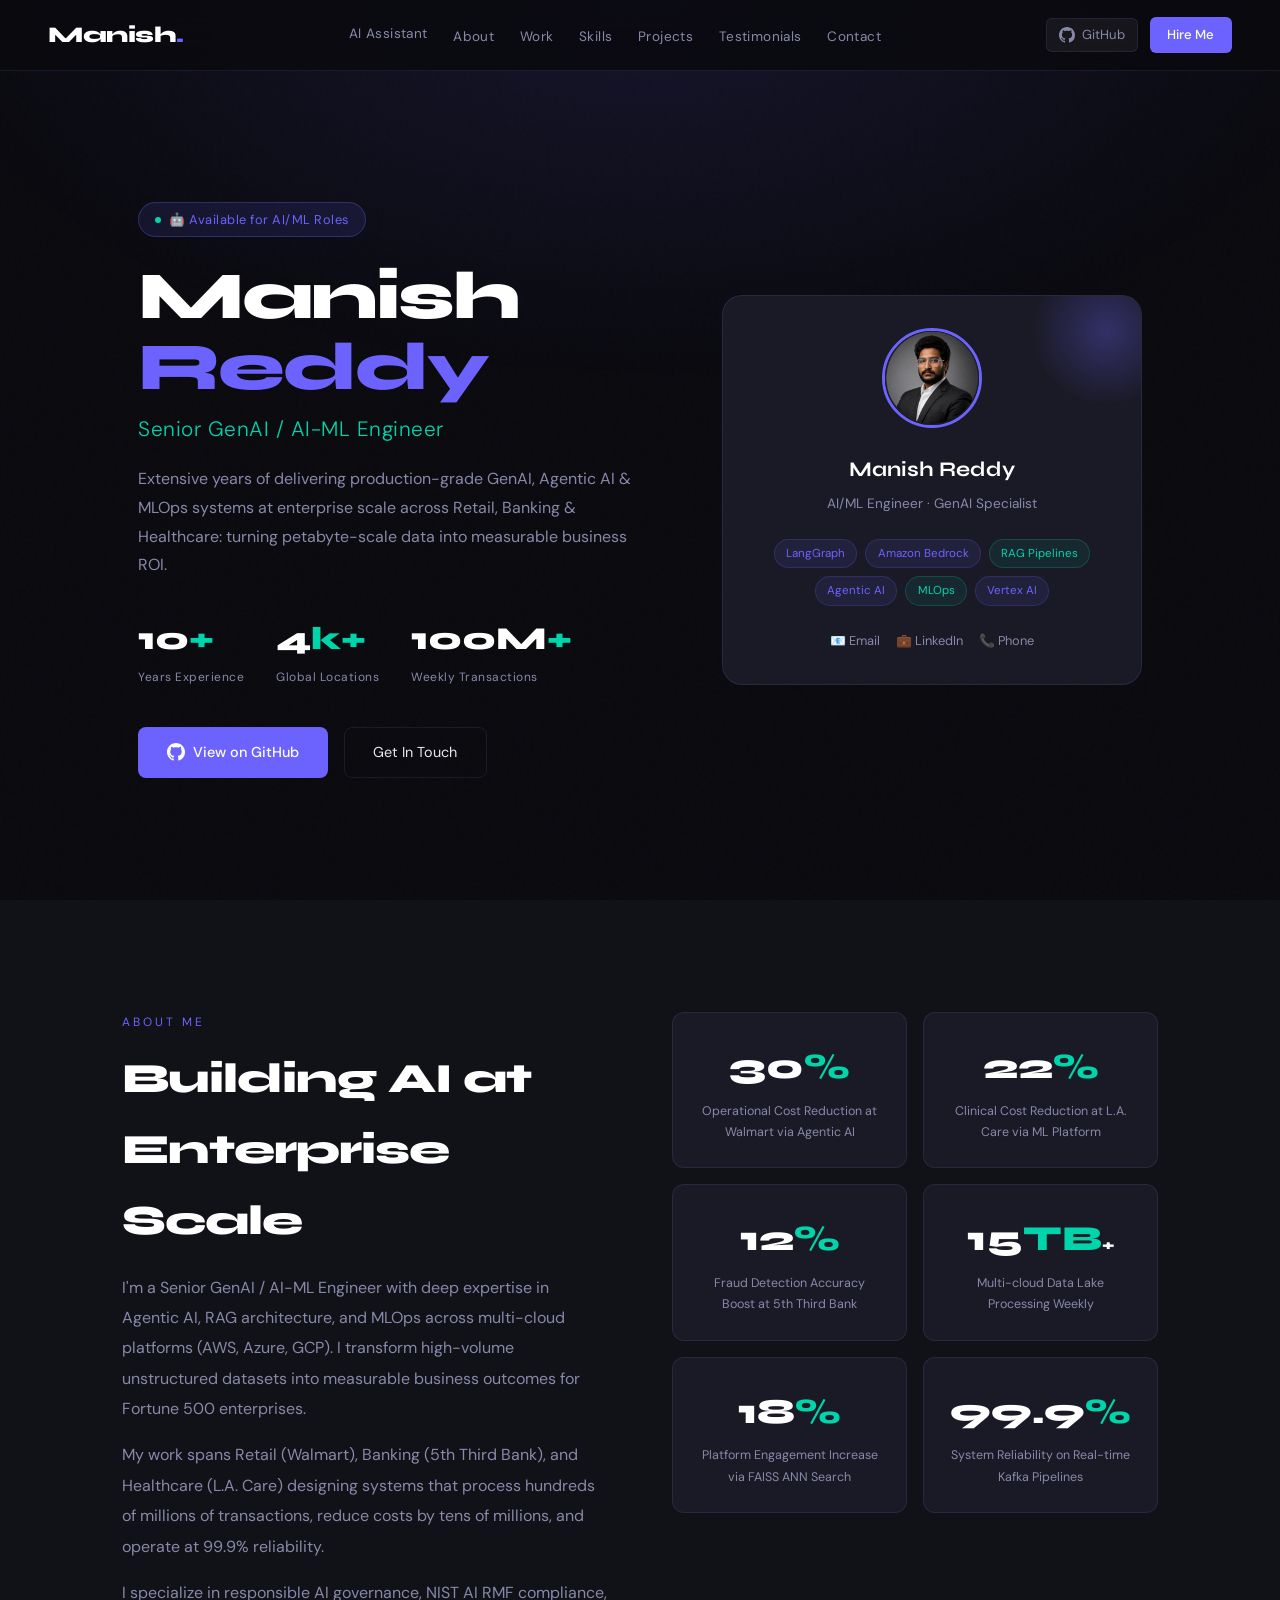
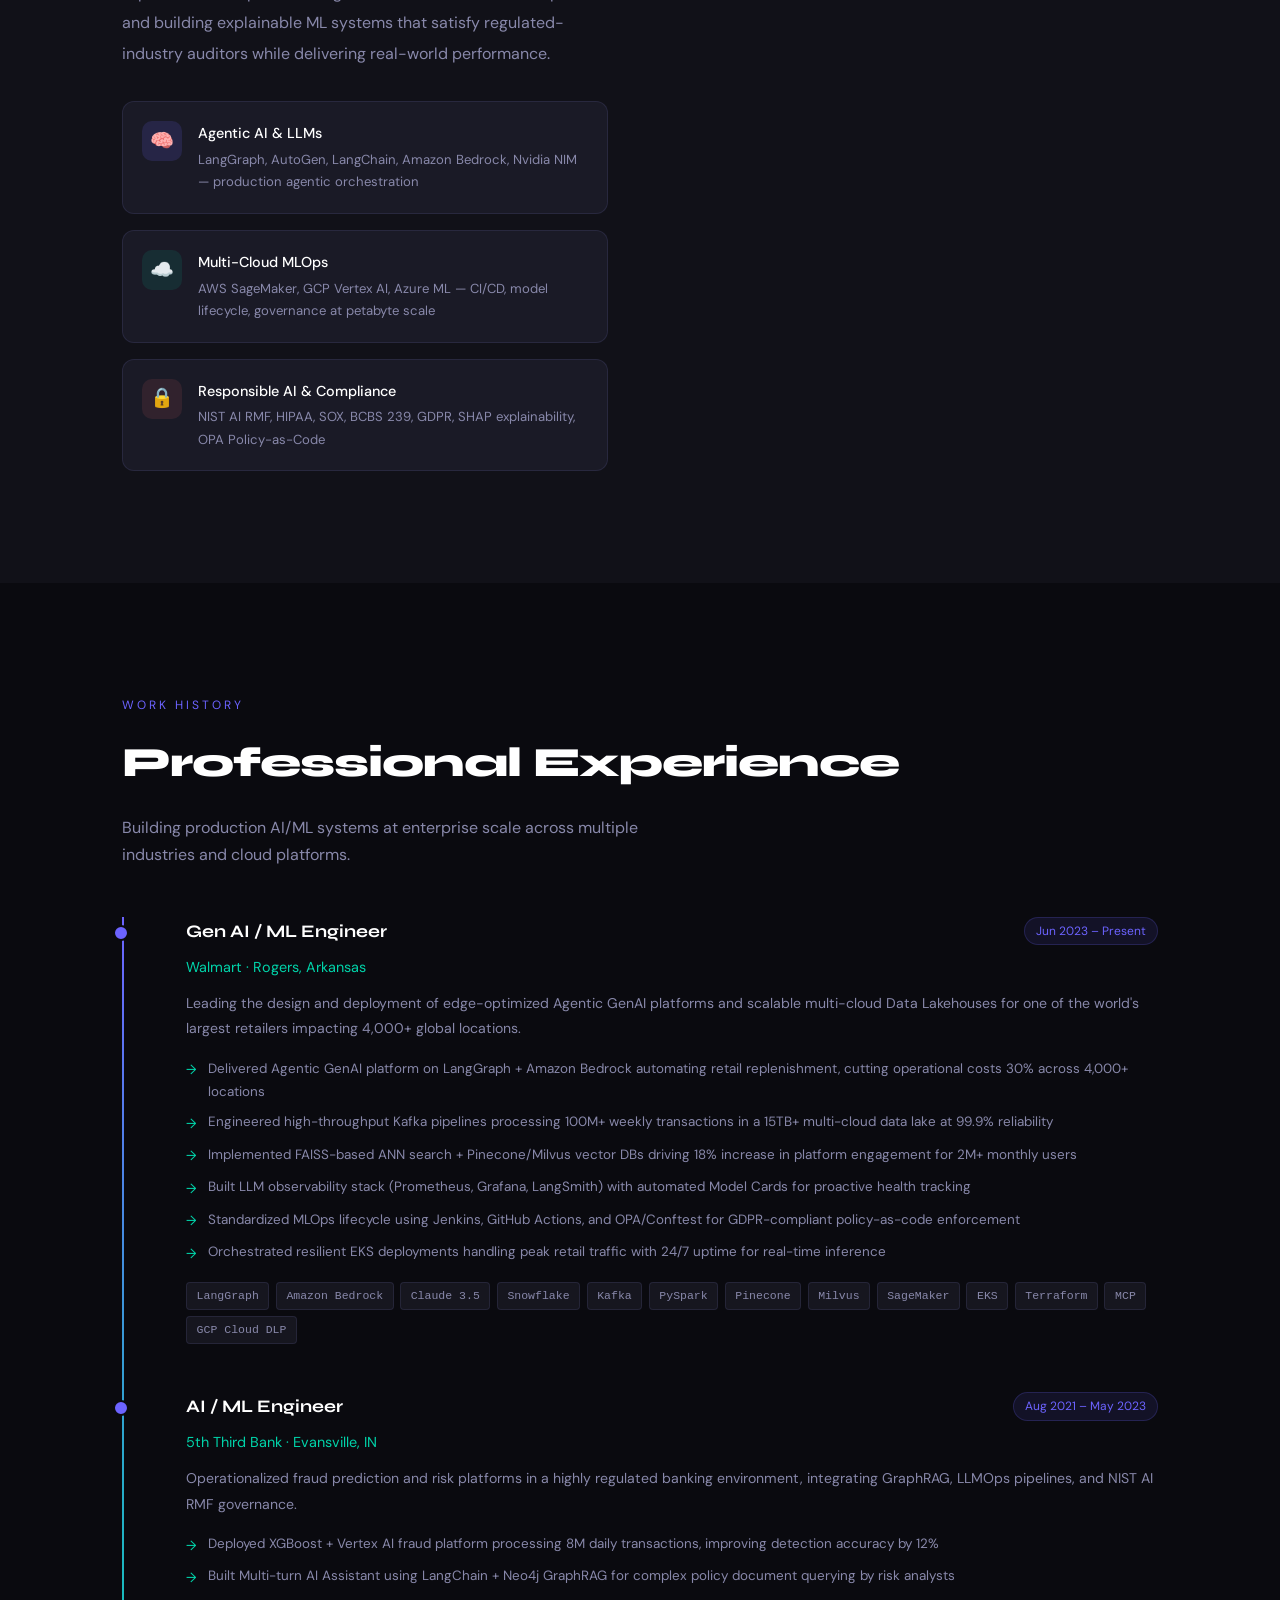
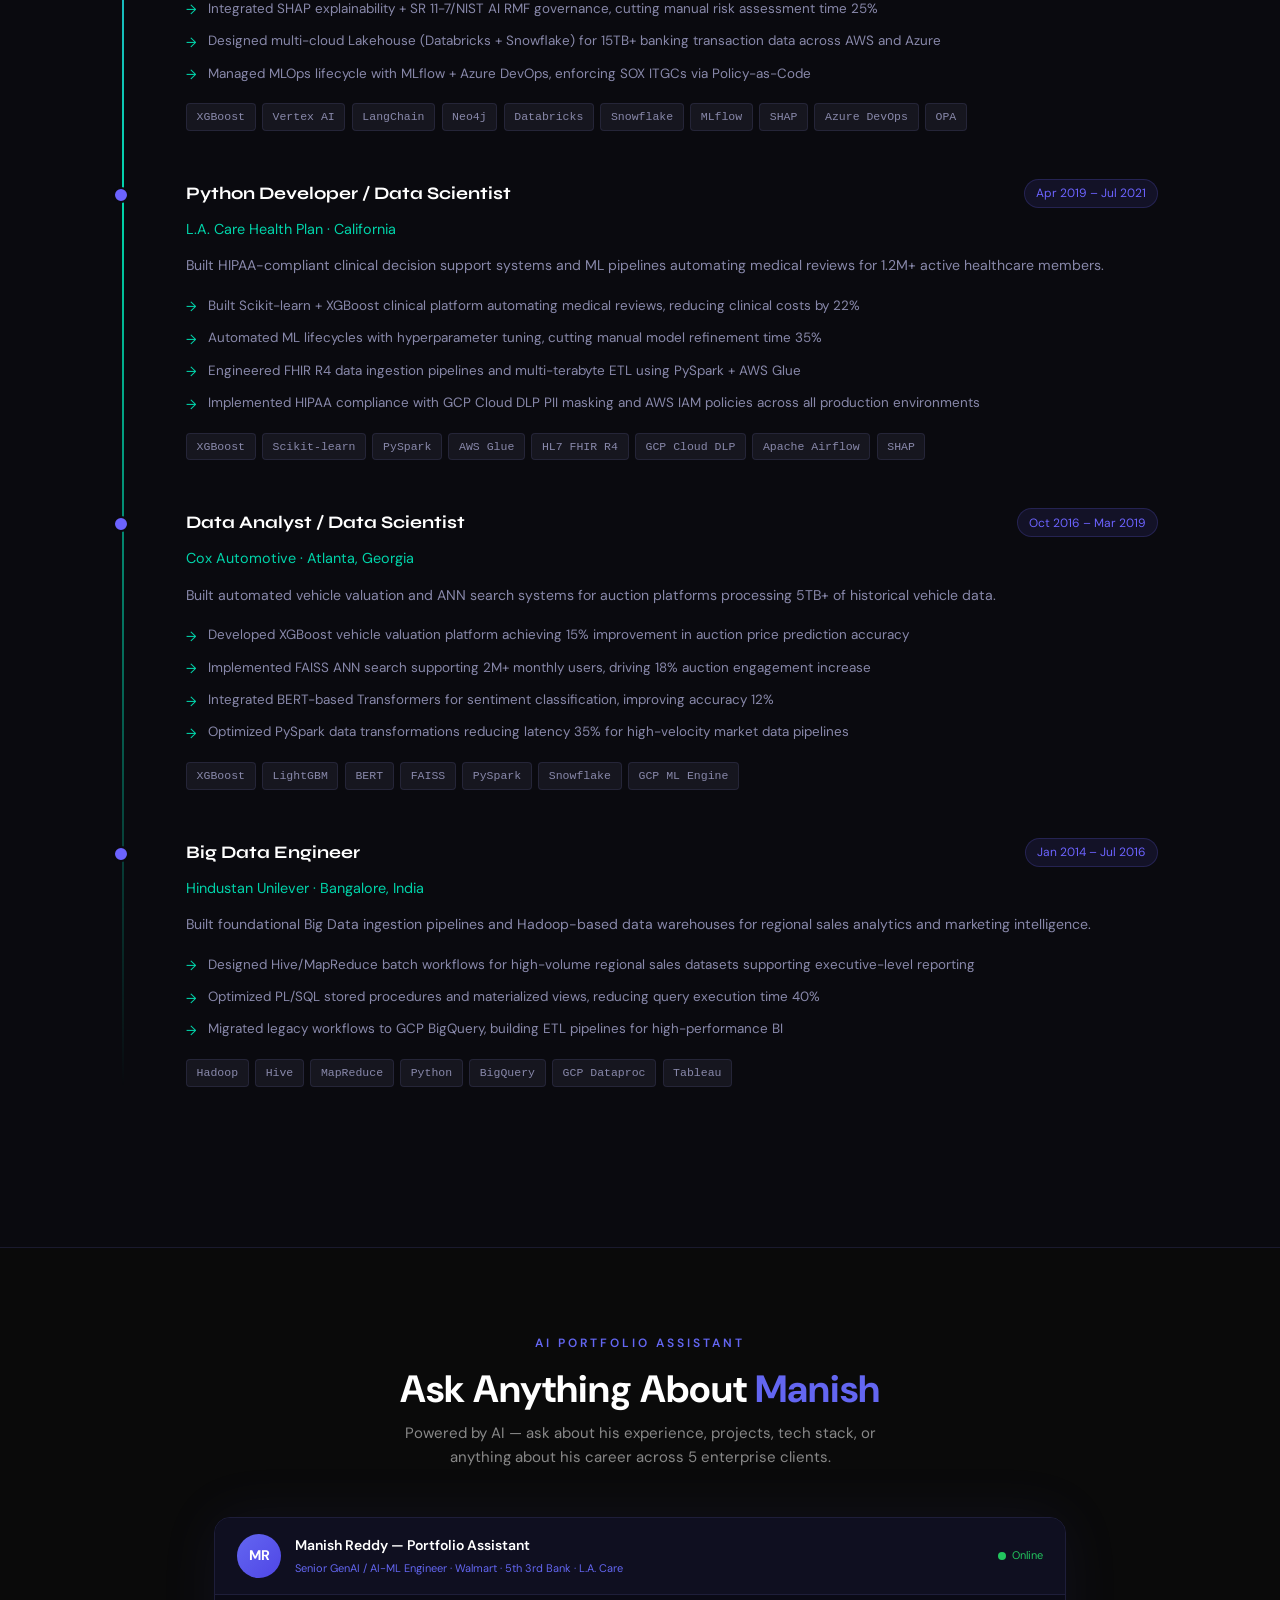
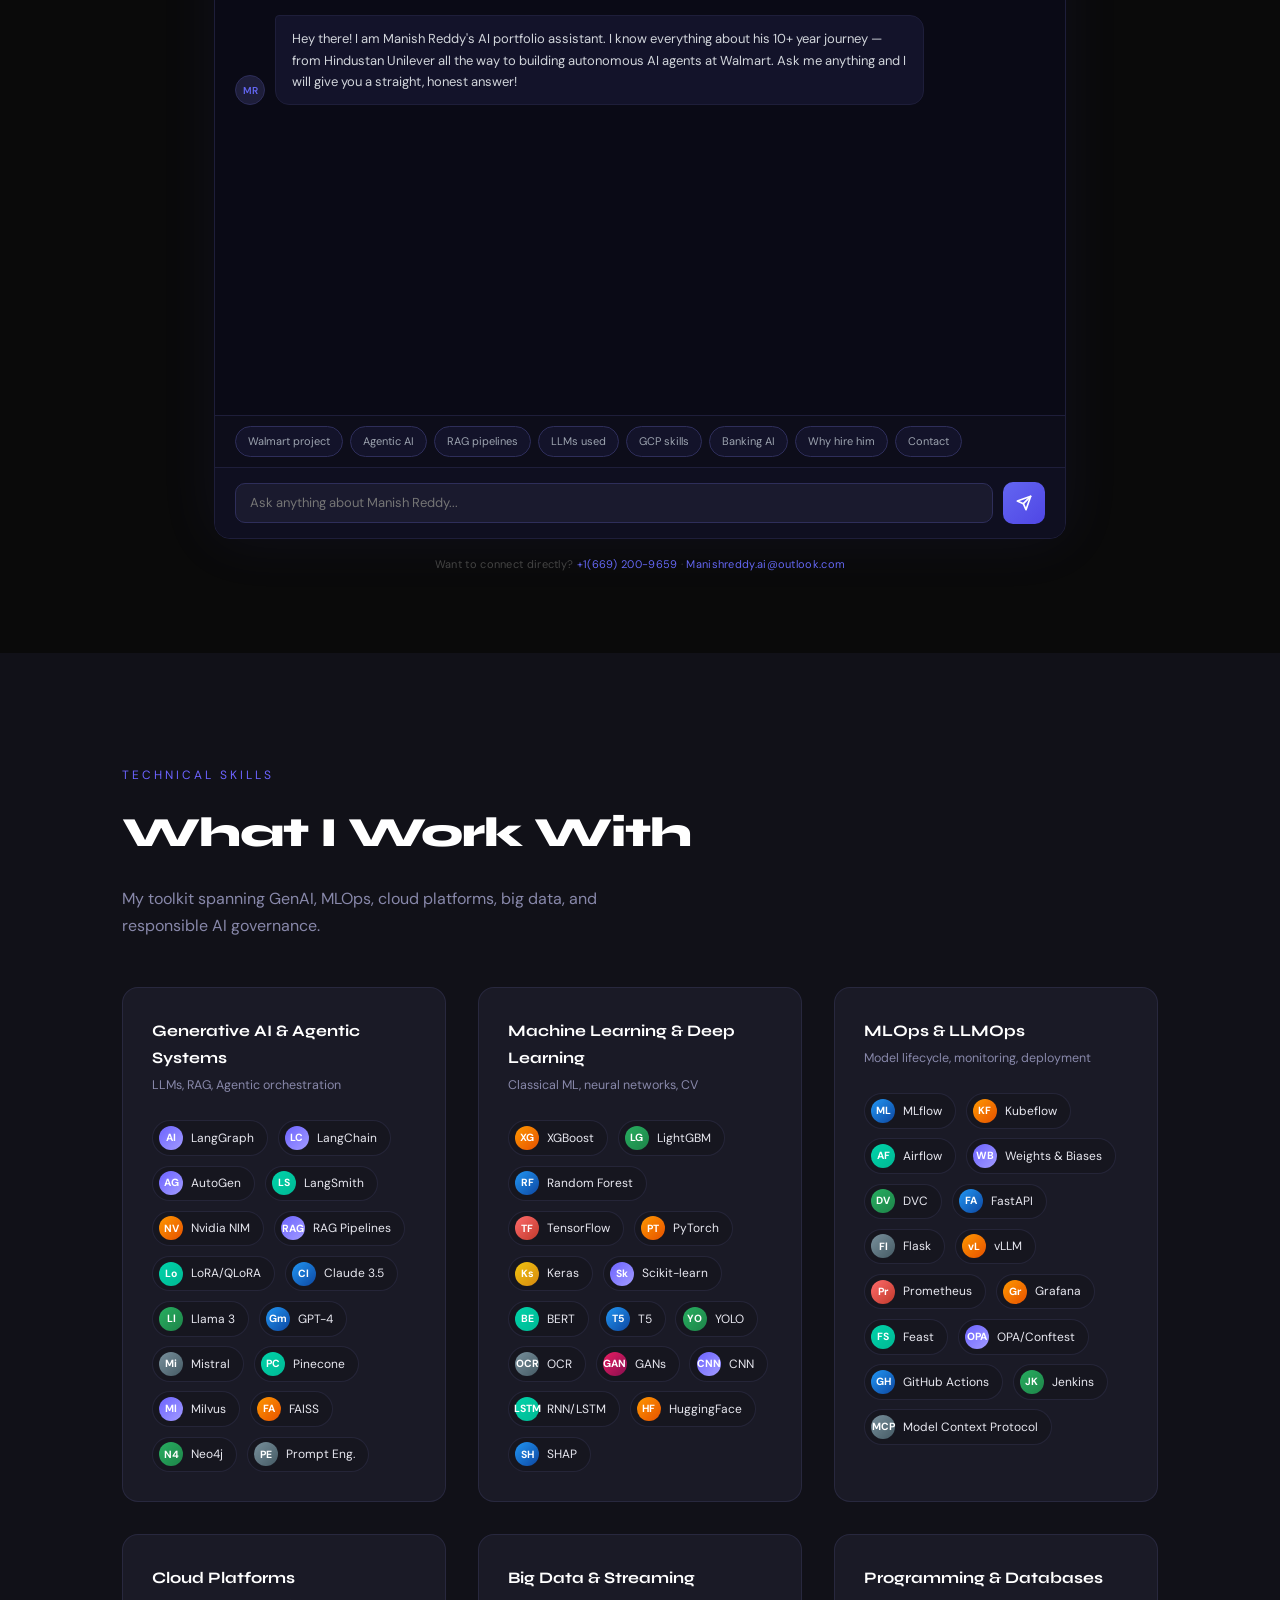
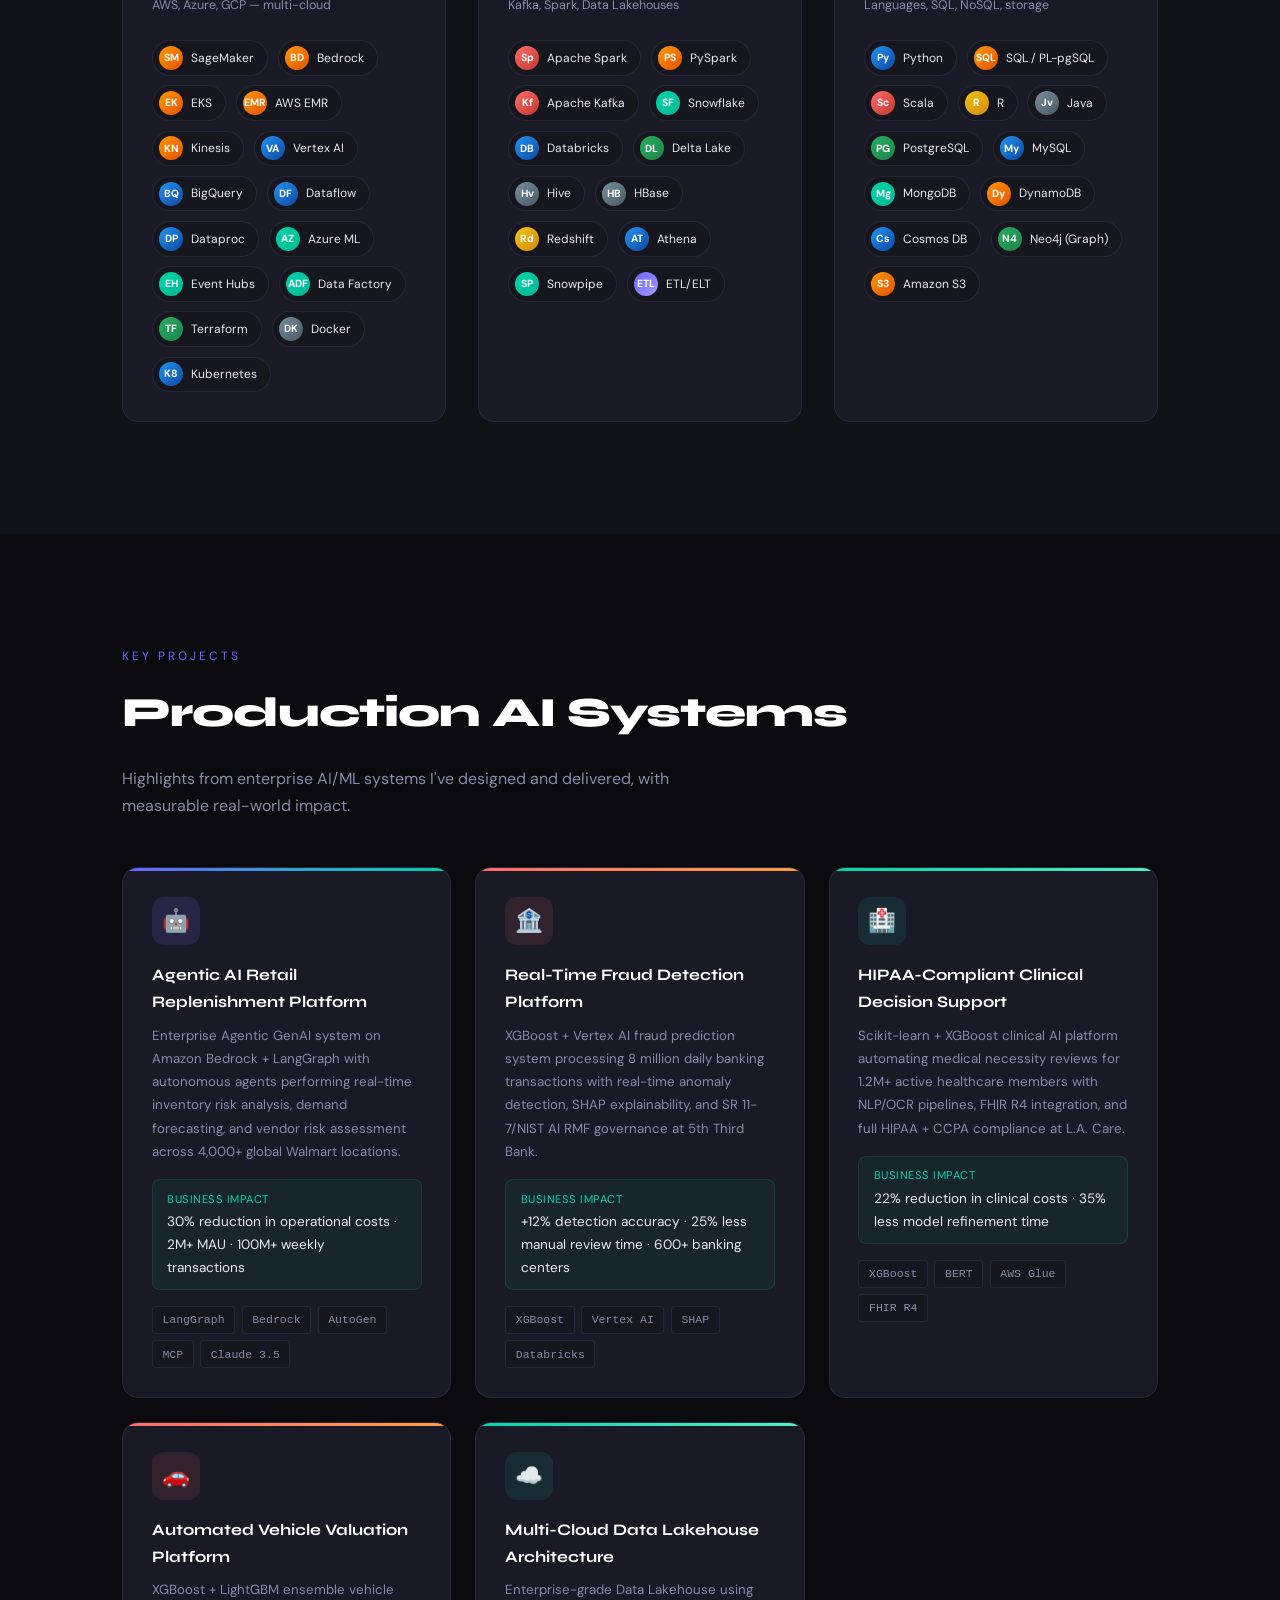
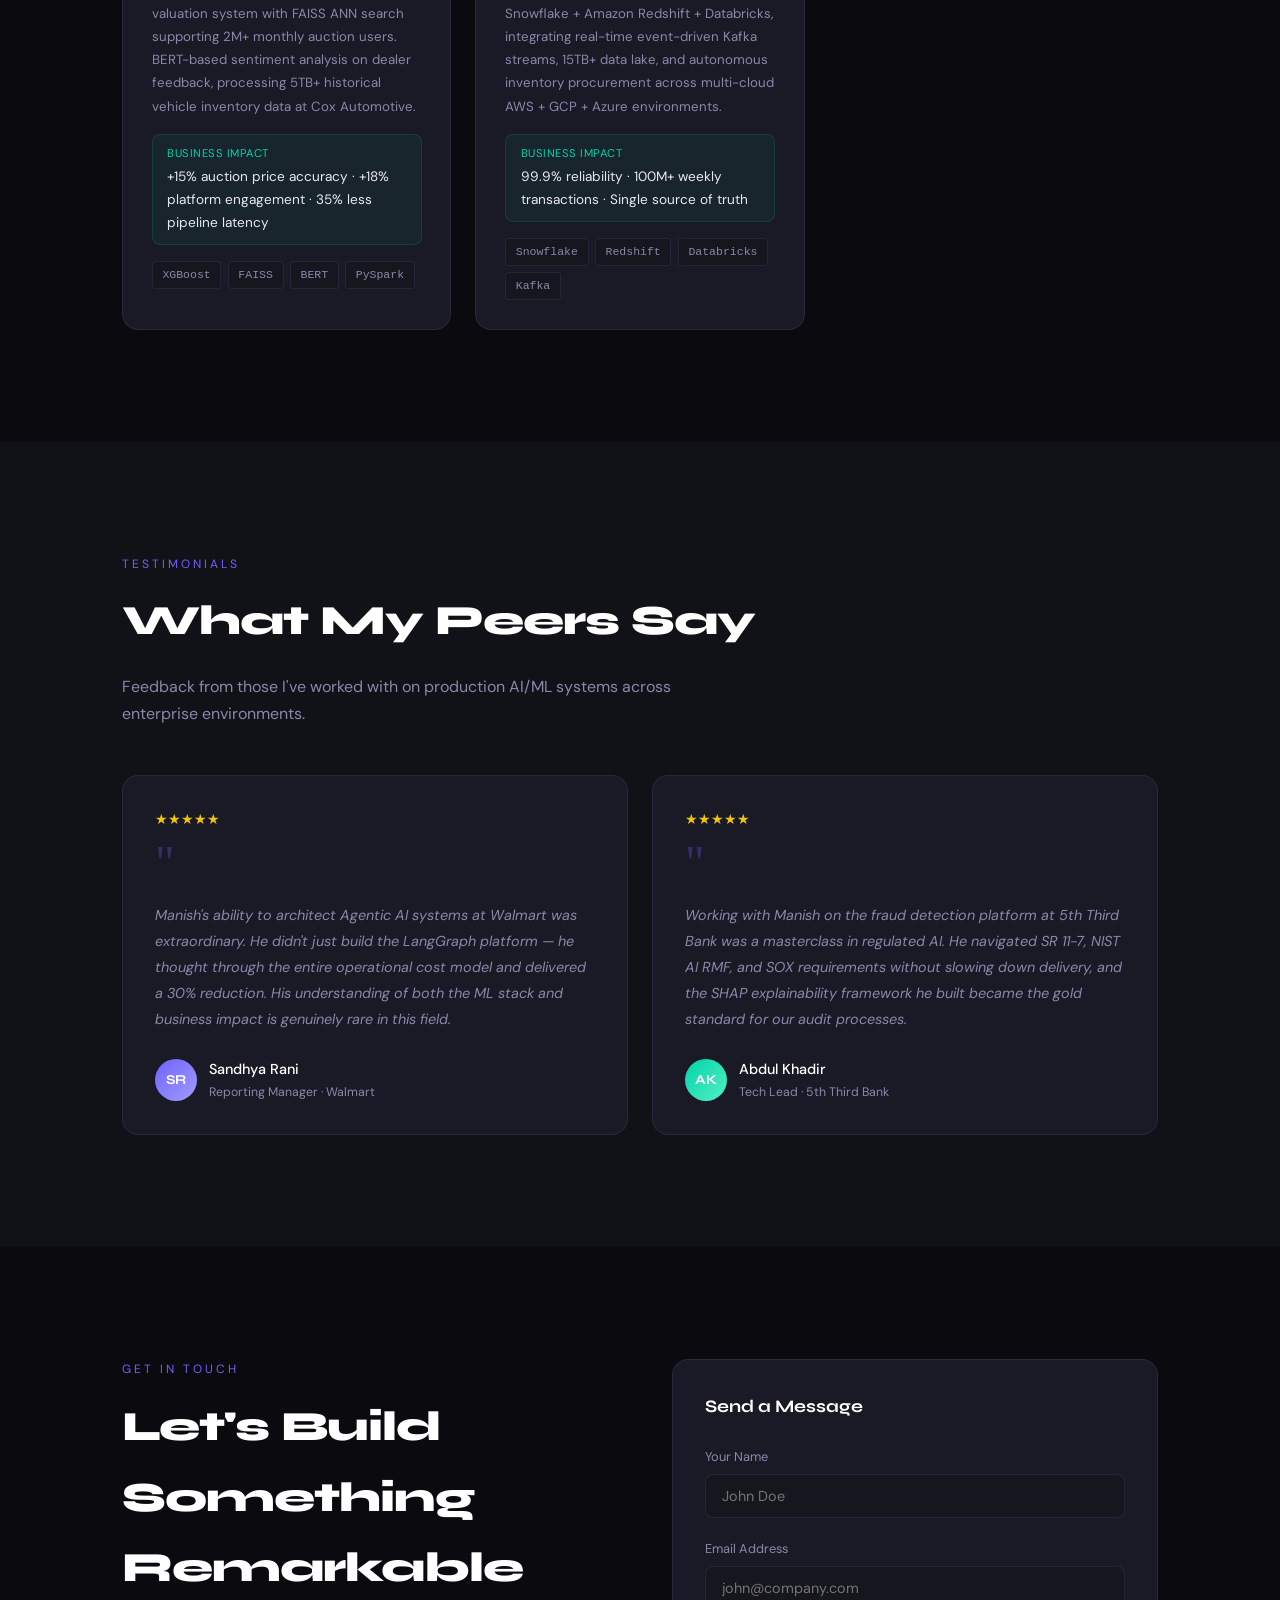
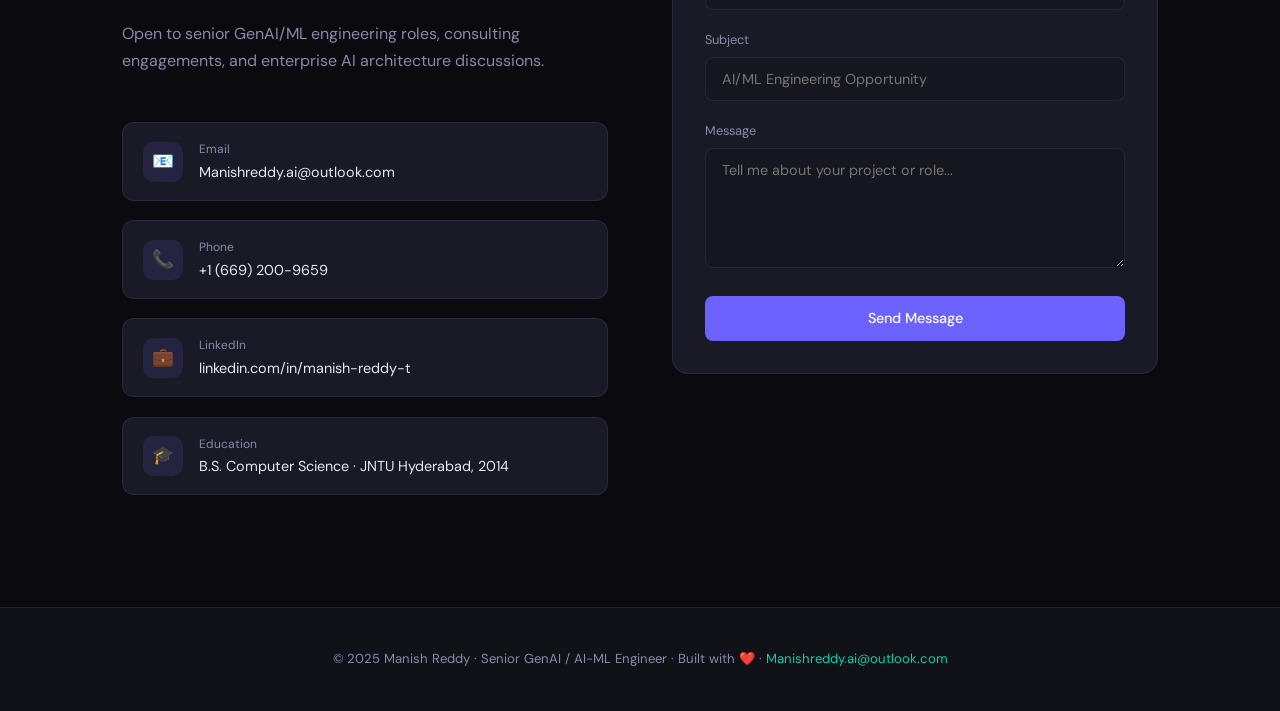
<file: index.html>
<!DOCTYPE html>
<html lang="en">
<head>
  <meta charset="UTF-8">
  <meta name="viewport" content="width=device-width, initial-scale=1.0">
  <title>Manish Reddy | AI/ML Engineer</title>
  <meta name="description" content="Senior GenAI / AI-ML Engineer with 10+ years building production Agentic AI, RAG, and MLOps systems at enterprise scale.">
  <meta name="author" content="Manish Reddy">
  <meta property="og:title" content="Manish Reddy | AI/ML Engineer">
  <meta property="og:description" content="Senior GenAI / AI-ML Engineer — Walmart, 5th Third Bank, L.A. Care.">
  <meta property="og:type" content="website">
  <link href="https://fonts.googleapis.com/css2?family=Syne:wght@400;600;700;800&family=DM+Sans:ital,wght@0,300;0,400;0,500;1,300&display=swap" rel="stylesheet">
  <link rel="stylesheet" href="styles.css">
</head>
<body>

<!-- ═══════════════════════════════════════
     NAVIGATION
════════════════════════════════════════ -->
<nav>
  <a href="#hero" class="nav-logo">Manish<span>.</span></a>

  <ul class="nav-links">
    <a href="#chatbot">AI Assistant</a>
    <li><a href="#about">About</a></li>
    <li><a href="#experience">Work</a></li>
    <li><a href="#skills">Skills</a></li>
    <li><a href="#projects">Projects</a></li>
    <li><a href="#testimonials">Testimonials</a></li>
    <li><a href="#contact">Contact</a></li>
  </ul>

  <div class="nav-right">
    <a href="https://github.com/Manish7569/New_Portfolio" target="_blank" rel="noopener" class="nav-github">
      <svg viewBox="0 0 24 24" xmlns="http://www.w3.org/2000/svg" aria-hidden="true">
        <path d="M12 0C5.37 0 0 5.37 0 12c0 5.31 3.435 9.795 8.205 11.385.6.105.825-.255.825-.57 0-.285-.015-1.23-.015-2.235-3.015.555-3.795-.735-4.035-1.41-.135-.345-.72-1.41-1.23-1.695-.42-.225-1.02-.78-.015-.795.945-.015 1.62.87 1.845 1.23 1.08 1.815 2.805 1.305 3.495.99.105-.78.42-1.305.765-1.605-2.67-.3-5.46-1.335-5.46-5.925 0-1.305.465-2.385 1.23-3.225-.12-.3-.54-1.53.12-3.18 0 0 1.005-.315 3.3 1.23.96-.27 1.98-.405 3-.405s2.04.135 3 .405c2.295-1.56 3.3-1.23 3.3-1.23.66 1.65.24 2.88.12 3.18.765.84 1.23 1.905 1.23 3.225 0 4.605-2.805 5.625-5.475 5.925.435.375.81 1.095.81 2.22 0 1.605-.015 2.895-.015 3.3 0 .315.225.69.825.57A12.02 12.02 0 0 0 24 12c0-6.63-5.37-12-12-12z"/>
      </svg>
      GitHub
    </a>
    <a href="https://www.linkedin.com/in/manish-reddy-t-645470180/" target="_blank" rel="noopener" class="nav-cta">Hire Me</a>
  </div>
</nav>


<!-- ═══════════════════════════════════════
     HERO
════════════════════════════════════════ -->
<section id="hero">
  <div class="container">
    <div class="hero-inner">

      <div>
        <div class="hero-badge">🤖 Available for AI/ML Roles</div>
        <h1 class="hero-name">Manish<br><span class="accent">Reddy</span></h1>
        <div class="hero-title">Senior GenAI / AI-ML Engineer</div>
        <p class="hero-desc">Extensive years of delivering production-grade GenAI, Agentic AI &amp; MLOps systems at enterprise scale across Retail, Banking &amp; Healthcare: turning petabyte-scale data into measurable business ROI.</p>

        <div class="hero-stats">
          <div class="stat">
            <div class="stat-num">10<span>+</span></div>
            <div class="stat-label">Years Experience</div>
          </div>
          <div class="stat">
            <div class="stat-num">4<span>k+</span></div>
            <div class="stat-label">Global Locations</div>
          </div>
          <div class="stat">
            <div class="stat-num">100M<span>+</span></div>
            <div class="stat-label">Weekly Transactions</div>
          </div>
        </div>

        <div class="hero-btns">
          <a href="https://github.com/Manish7569/New_Portfolio" target="_blank" rel="noopener" class="btn-primary" style="display:flex;align-items:center;gap:.5rem;">
            <svg width="18" height="18" viewBox="0 0 24 24" fill="currentColor" aria-hidden="true">
              <path d="M12 0C5.37 0 0 5.37 0 12c0 5.31 3.435 9.795 8.205 11.385.6.105.825-.255.825-.57 0-.285-.015-1.23-.015-2.235-3.015.555-3.795-.735-4.035-1.41-.135-.345-.72-1.41-1.23-1.695-.42-.225-1.02-.78-.015-.795.945-.015 1.62.87 1.845 1.23 1.08 1.815 2.805 1.305 3.495.99.105-.78.42-1.305.765-1.605-2.67-.3-5.46-1.335-5.46-5.925 0-1.305.465-2.385 1.23-3.225-.12-.3-.54-1.53.12-3.18 0 0 1.005-.315 3.3 1.23.96-.27 1.98-.405 3-.405s2.04.135 3 .405c2.295-1.56 3.3-1.23 3.3-1.23.66 1.65.24 2.88.12 3.18.765.84 1.23 1.905 1.23 3.225 0 4.605-2.805 5.625-5.475 5.925.435.375.81 1.095.81 2.22 0 1.605-.015 2.895-.015 3.3 0 .315.225.69.825.57A12.02 12.02 0 0 0 24 12c0-6.63-5.37-12-12-12z"/>
            </svg>
            View on GitHub
          </a>
          <a href="https://www.linkedin.com/in/manish-reddy-t-645470180/" target="_blank" rel="noopener" class="btn-outline">Get In Touch</a>
        </div>
      </div>

      <div class="hero-card fade-up">
        <img src="Professional IMG.jpeg" alt="Manish Reddy" style="width:100px;height:100px;border-radius:50%;object-fit:cover;margin:0 auto 1.5rem;display:block;border:3px solid #6c63ff;">
        <div class="card-name">Manish Reddy</div>
        <div class="card-role">AI/ML Engineer · GenAI Specialist</div>
        <div class="card-tags">
          <span class="tag">LangGraph</span>
          <span class="tag">Amazon Bedrock</span>
          <span class="tag teal">RAG Pipelines</span>
          <span class="tag">Agentic AI</span>
          <span class="tag teal">MLOps</span>
          <span class="tag">Vertex AI</span>
        </div>
        <div class="card-links">
          <a href="mailto:Manishreddy.ai@outlook.com" class="card-link">📧 Email</a>
          <a href="https://www.linkedin.com/in/manish-reddy-t-645470180/" target="_blank" rel="noopener" class="card-link">💼 LinkedIn</a>
          <a href="tel:+16692009659" class="card-link">📞 Phone</a>
        </div>
      </div>

    </div>
  </div>
</section>


<!-- ═══════════════════════════════════════
     ABOUT
════════════════════════════════════════ -->
<section id="about">
  <div class="container">
    <div class="about-grid">

      <div>
        <div class="section-label">About Me</div>
        <h2 class="section-title">Building AI at<br>Enterprise Scale</h2>
        <div class="about-text">
          <p>I'm a Senior GenAI / AI-ML Engineer with deep expertise in Agentic AI, RAG architecture, and MLOps across multi-cloud platforms (AWS, Azure, GCP). I transform high-volume unstructured datasets into measurable business outcomes for Fortune 500 enterprises.</p>
          <p>My work spans Retail (Walmart), Banking (5th Third Bank), and Healthcare (L.A. Care) designing systems that process hundreds of millions of transactions, reduce costs by tens of millions, and operate at 99.9% reliability.</p>
          <p>I specialize in responsible AI governance, NIST AI RMF compliance, and building explainable ML systems that satisfy regulated-industry auditors while delivering real-world performance.</p>
        </div>
        <div class="about-highlights">
          <div class="highlight">
            <div class="hl-icon purple">🧠</div>
            <div>
              <div class="hl-title">Agentic AI &amp; LLMs</div>
              <div class="hl-desc">LangGraph, AutoGen, LangChain, Amazon Bedrock, Nvidia NIM — production agentic orchestration</div>
            </div>
          </div>
          <div class="highlight">
            <div class="hl-icon teal">☁️</div>
            <div>
              <div class="hl-title">Multi-Cloud MLOps</div>
              <div class="hl-desc">AWS SageMaker, GCP Vertex AI, Azure ML — CI/CD, model lifecycle, governance at petabyte scale</div>
            </div>
          </div>
          <div class="highlight">
            <div class="hl-icon red">🔒</div>
            <div>
              <div class="hl-title">Responsible AI &amp; Compliance</div>
              <div class="hl-desc">NIST AI RMF, HIPAA, SOX, BCBS 239, GDPR, SHAP explainability, OPA Policy-as-Code</div>
            </div>
          </div>
        </div>
      </div>

      <div class="metrics-grid">
        <div class="metric-card">
          <div class="metric-big">30<span class="c">%</span></div>
          <div class="metric-label">Operational Cost Reduction at Walmart via Agentic AI</div>
        </div>
        <div class="metric-card">
          <div class="metric-big">22<span class="c">%</span></div>
          <div class="metric-label">Clinical Cost Reduction at L.A. Care via ML Platform</div>
        </div>
        <div class="metric-card">
          <div class="metric-big">12<span class="c">%</span></div>
          <div class="metric-label">Fraud Detection Accuracy Boost at 5th Third Bank</div>
        </div>
        <div class="metric-card">
          <div class="metric-big">15<span class="c">TB</span><span style="font-size:1rem">+</span></div>
          <div class="metric-label">Multi-cloud Data Lake Processing Weekly</div>
        </div>
        <div class="metric-card">
          <div class="metric-big">18<span class="c">%</span></div>
          <div class="metric-label">Platform Engagement Increase via FAISS ANN Search</div>
        </div>
        <div class="metric-card">
          <div class="metric-big">99.9<span class="c">%</span></div>
          <div class="metric-label">System Reliability on Real-time Kafka Pipelines</div>
        </div>
      </div>

    </div>
  </div>
</section>


<!-- ═══════════════════════════════════════
     EXPERIENCE
════════════════════════════════════════ -->
<section id="experience">
  <div class="container">
    <div class="section-header fade-up">
      <div class="section-label">Work History</div>
      <h2 class="section-title">Professional Experience</h2>
      <p class="section-sub">Building production AI/ML systems at enterprise scale across multiple industries and cloud platforms.</p>
    </div>

    <div class="exp-timeline">

      <!-- Walmart -->
      <div class="exp-item fade-up">
        <div class="exp-header">
          <div class="exp-role">Gen AI / ML Engineer</div>
          <div class="exp-date">Jun 2023 – Present</div>
        </div>
        <div class="exp-company">Walmart · Rogers, Arkansas</div>
        <p class="exp-desc">Leading the design and deployment of edge-optimized Agentic GenAI platforms and scalable multi-cloud Data Lakehouses for one of the world's largest retailers impacting 4,000+ global locations.</p>
        <ul class="exp-achievements">
          <li>Delivered Agentic GenAI platform on LangGraph + Amazon Bedrock automating retail replenishment, cutting operational costs 30% across 4,000+ locations</li>
          <li>Engineered high-throughput Kafka pipelines processing 100M+ weekly transactions in a 15TB+ multi-cloud data lake at 99.9% reliability</li>
          <li>Implemented FAISS-based ANN search + Pinecone/Milvus vector DBs driving 18% increase in platform engagement for 2M+ monthly users</li>
          <li>Built LLM observability stack (Prometheus, Grafana, LangSmith) with automated Model Cards for proactive health tracking</li>
          <li>Standardized MLOps lifecycle using Jenkins, GitHub Actions, and OPA/Conftest for GDPR-compliant policy-as-code enforcement</li>
          <li>Orchestrated resilient EKS deployments handling peak retail traffic with 24/7 uptime for real-time inference</li>
        </ul>
        <div class="exp-tech">
          <span class="tech-pill">LangGraph</span>
          <span class="tech-pill">Amazon Bedrock</span>
          <span class="tech-pill">Claude 3.5</span>
          <span class="tech-pill">Snowflake</span>
          <span class="tech-pill">Kafka</span>
          <span class="tech-pill">PySpark</span>
          <span class="tech-pill">Pinecone</span>
          <span class="tech-pill">Milvus</span>
          <span class="tech-pill">SageMaker</span>
          <span class="tech-pill">EKS</span>
          <span class="tech-pill">Terraform</span>
          <span class="tech-pill">MCP</span>
          <span class="tech-pill">GCP Cloud DLP</span>
        </div>
      </div>

      <!-- 5th Third Bank -->
      <div class="exp-item fade-up">
        <div class="exp-header">
          <div class="exp-role">AI / ML Engineer</div>
          <div class="exp-date">Aug 2021 – May 2023</div>
        </div>
        <div class="exp-company">5th Third Bank · Evansville, IN</div>
        <p class="exp-desc">Operationalized fraud prediction and risk platforms in a highly regulated banking environment, integrating GraphRAG, LLMOps pipelines, and NIST AI RMF governance.</p>
        <ul class="exp-achievements">
          <li>Deployed XGBoost + Vertex AI fraud platform processing 8M daily transactions, improving detection accuracy by 12%</li>
          <li>Built Multi-turn AI Assistant using LangChain + Neo4j GraphRAG for complex policy document querying by risk analysts</li>
          <li>Integrated SHAP explainability + SR 11-7/NIST AI RMF governance, cutting manual risk assessment time 25%</li>
          <li>Designed multi-cloud Lakehouse (Databricks + Snowflake) for 15TB+ banking transaction data across AWS and Azure</li>
          <li>Managed MLOps lifecycle with MLflow + Azure DevOps, enforcing SOX ITGCs via Policy-as-Code</li>
        </ul>
        <div class="exp-tech">
          <span class="tech-pill">XGBoost</span>
          <span class="tech-pill">Vertex AI</span>
          <span class="tech-pill">LangChain</span>
          <span class="tech-pill">Neo4j</span>
          <span class="tech-pill">Databricks</span>
          <span class="tech-pill">Snowflake</span>
          <span class="tech-pill">MLflow</span>
          <span class="tech-pill">SHAP</span>
          <span class="tech-pill">Azure DevOps</span>
          <span class="tech-pill">OPA</span>
        </div>
      </div>

      <!-- L.A. Care -->
      <div class="exp-item fade-up">
        <div class="exp-header">
          <div class="exp-role">Python Developer / Data Scientist</div>
          <div class="exp-date">Apr 2019 – Jul 2021</div>
        </div>
        <div class="exp-company">L.A. Care Health Plan · California</div>
        <p class="exp-desc">Built HIPAA-compliant clinical decision support systems and ML pipelines automating medical reviews for 1.2M+ active healthcare members.</p>
        <ul class="exp-achievements">
          <li>Built Scikit-learn + XGBoost clinical platform automating medical reviews, reducing clinical costs by 22%</li>
          <li>Automated ML lifecycles with hyperparameter tuning, cutting manual model refinement time 35%</li>
          <li>Engineered FHIR R4 data ingestion pipelines and multi-terabyte ETL using PySpark + AWS Glue</li>
          <li>Implemented HIPAA compliance with GCP Cloud DLP PII masking and AWS IAM policies across all production environments</li>
        </ul>
        <div class="exp-tech">
          <span class="tech-pill">XGBoost</span>
          <span class="tech-pill">Scikit-learn</span>
          <span class="tech-pill">PySpark</span>
          <span class="tech-pill">AWS Glue</span>
          <span class="tech-pill">HL7 FHIR R4</span>
          <span class="tech-pill">GCP Cloud DLP</span>
          <span class="tech-pill">Apache Airflow</span>
          <span class="tech-pill">SHAP</span>
        </div>
      </div>

      <!-- Cox Automotive -->
      <div class="exp-item fade-up">
        <div class="exp-header">
          <div class="exp-role">Data Analyst / Data Scientist</div>
          <div class="exp-date">Oct 2016 – Mar 2019</div>
        </div>
        <div class="exp-company">Cox Automotive · Atlanta, Georgia</div>
        <p class="exp-desc">Built automated vehicle valuation and ANN search systems for auction platforms processing 5TB+ of historical vehicle data.</p>
        <ul class="exp-achievements">
          <li>Developed XGBoost vehicle valuation platform achieving 15% improvement in auction price prediction accuracy</li>
          <li>Implemented FAISS ANN search supporting 2M+ monthly users, driving 18% auction engagement increase</li>
          <li>Integrated BERT-based Transformers for sentiment classification, improving accuracy 12%</li>
          <li>Optimized PySpark data transformations reducing latency 35% for high-velocity market data pipelines</li>
        </ul>
        <div class="exp-tech">
          <span class="tech-pill">XGBoost</span>
          <span class="tech-pill">LightGBM</span>
          <span class="tech-pill">BERT</span>
          <span class="tech-pill">FAISS</span>
          <span class="tech-pill">PySpark</span>
          <span class="tech-pill">Snowflake</span>
          <span class="tech-pill">GCP ML Engine</span>
        </div>
      </div>

      <!-- Hindustan Unilever -->
      <div class="exp-item fade-up">
        <div class="exp-header">
          <div class="exp-role">Big Data Engineer</div>
          <div class="exp-date">Jan 2014 – Jul 2016</div>
        </div>
        <div class="exp-company">Hindustan Unilever · Bangalore, India</div>
        <p class="exp-desc">Built foundational Big Data ingestion pipelines and Hadoop-based data warehouses for regional sales analytics and marketing intelligence.</p>
        <ul class="exp-achievements">
          <li>Designed Hive/MapReduce batch workflows for high-volume regional sales datasets supporting executive-level reporting</li>
          <li>Optimized PL/SQL stored procedures and materialized views, reducing query execution time 40%</li>
          <li>Migrated legacy workflows to GCP BigQuery, building ETL pipelines for high-performance BI</li>
        </ul>
        <div class="exp-tech">
          <span class="tech-pill">Hadoop</span>
          <span class="tech-pill">Hive</span>
          <span class="tech-pill">MapReduce</span>
          <span class="tech-pill">Python</span>
          <span class="tech-pill">BigQuery</span>
          <span class="tech-pill">GCP Dataproc</span>
          <span class="tech-pill">Tableau</span>
        </div>
      </div>

    </div>
  </div>
</section>
      <!-- ============================================================
     MANISH REDDY — AI PORTFOLIO CHATBOT SECTION
     ============================================================ -->

<!-- Chatbot Section -->
<section id="chatbot" style="padding: 80px 0; background: #0a0a0a; border-top: 1px solid #1a1a2e;">
  <div style="max-width: 900px; margin: 0 auto; padding: 0 24px;">

    <!-- Section Header -->
    <div style="text-align: center; margin-bottom: 48px;">
      <span style="font-size: 12px; letter-spacing: 3px; text-transform: uppercase; color: #6366f1; font-weight: 600;">AI Portfolio Assistant</span>
      <h2 style="font-size: 38px; font-weight: 700; color: #ffffff; margin: 12px 0 8px; line-height: 1.2;">Ask Anything About <span style="color: #6366f1;">Manish</span></h2>
      <p style="color: #888; font-size: 15px; max-width: 520px; margin: 0 auto; line-height: 1.6;">Powered by AI — ask about his experience, projects, tech stack, or anything about his career across 5 enterprise clients.</p>
    </div>

    <!-- Chatbot Container -->
    <div id="mr-chat-wrap" style="border: 1px solid #1e1e3a; border-radius: 16px; overflow: hidden; background: #0d0d1a; box-shadow: 0 0 60px rgba(99,102,241,0.08);">

      <!-- Header -->
      <div style="padding: 16px 22px; background: #0f0f20; border-bottom: 1px solid #1e1e3a; display: flex; align-items: center; gap: 14px;">
        <div style="width: 44px; height: 44px; border-radius: 50%; background: linear-gradient(135deg, #6366f1, #4f46e5); display: flex; align-items: center; justify-content: center; font-size: 14px; font-weight: 700; color: #fff; flex-shrink: 0;">MR</div>
        <div style="flex: 1;">
          <div style="font-size: 14px; font-weight: 600; color: #ffffff;">Manish Reddy — Portfolio Assistant</div>
          <div style="font-size: 11px; color: #6366f1; margin-top: 2px;">Senior GenAI / AI-ML Engineer · Walmart · 5th 3rd Bank · L.A. Care</div>
        </div>
        <div style="display: flex; align-items: center; gap: 6px;">
          <div style="width: 8px; height: 8px; border-radius: 50%; background: #22c55e;"></div>
          <span style="font-size: 11px; color: #22c55e;">Online</span>
        </div>
      </div>

      <!-- Messages -->
      <div id="mr-msgs" style="height: 420px; overflow-y: auto; padding: 20px; display: flex; flex-direction: column; gap: 16px; background: #0a0a16; scroll-behavior: smooth;">
        <div style="display: flex; gap: 10px; align-items: flex-end; max-width: 85%;">
          <div style="width: 30px; height: 30px; border-radius: 50%; background: #1e1e3a; display: flex; align-items: center; justify-content: center; font-size: 10px; font-weight: 600; color: #6366f1; flex-shrink: 0; border: 1px solid #2e2e5a;">MR</div>
          <div style="background: #13132a; border: 1px solid #1e1e3a; border-radius: 4px 14px 14px 14px; padding: 12px 16px; font-size: 13px; color: #d1d5db; line-height: 1.65;">Hey there! I am Manish Reddy's AI portfolio assistant. I know everything about his 10+ year journey — from Hindustan Unilever all the way to building autonomous AI agents at Walmart. Ask me anything and I will give you a straight, honest answer!</div>
        </div>
      </div>

      <!-- Quick chips -->
      <div id="mr-chips" style="padding: 10px 20px; display: flex; flex-wrap: wrap; gap: 7px; background: #0d0d1a; border-top: 1px solid #1e1e3a;">
        <span class="mr-chip" onclick="mrAsk('Tell me about the Walmart project')">Walmart project</span>
        <span class="mr-chip" onclick="mrAsk('What is his agentic AI experience')">Agentic AI</span>
        <span class="mr-chip" onclick="mrAsk('Tell me about his RAG experience')">RAG pipelines</span>
        <span class="mr-chip" onclick="mrAsk('What LLMs has he worked with')">LLMs used</span>
        <span class="mr-chip" onclick="mrAsk('What GCP experience does he have')">GCP skills</span>
        <span class="mr-chip" onclick="mrAsk('Tell me about his banking AI project')">Banking AI</span>
        <span class="mr-chip" onclick="mrAsk('Why should we hire Manish')">Why hire him</span>
        <span class="mr-chip" onclick="mrAsk('How do I contact Manish')">Contact</span>
      </div>

      <!-- Input -->
      <div style="display: flex; gap: 10px; padding: 14px 20px; background: #0f0f20; border-top: 1px solid #1e1e3a; align-items: center;">
        <input id="mr-inp"
          placeholder="Ask anything about Manish Reddy..."
          onkeydown="if(event.key==='Enter')mrSend()"
          style="flex: 1; background: #1a1a2e; border: 1px solid #2e2e5a; border-radius: 10px; padding: 10px 14px; font-size: 13px; color: #e5e7eb; outline: none; font-family: inherit; height: 40px;"
          onfocus="this.style.borderColor='#6366f1'"
          onblur="this.style.borderColor='#2e2e5a'"
        />
        <button onclick="mrSend()" aria-label="Send message"
          style="width: 42px; height: 42px; border-radius: 10px; border: none; background: linear-gradient(135deg, #6366f1, #4f46e5); color: #fff; cursor: pointer; display: flex; align-items: center; justify-content: center; flex-shrink: 0; transition: opacity .15s;"
          onmouseover="this.style.opacity='.85'"
          onmouseout="this.style.opacity='1'">
          <svg width="16" height="16" viewBox="0 0 24 24" fill="none" stroke="currentColor" stroke-width="2.5" stroke-linecap="round" stroke-linejoin="round"><line x1="22" y1="2" x2="11" y2="13"/><polygon points="22 2 15 22 11 13 2 9 22 2"/></svg>
        </button>
      </div>
    </div>

    <!-- Bottom note -->
    <p style="text-align: center; margin-top: 16px; font-size: 11px; color: #444; letter-spacing: 0.3px;">
      Want to connect directly?
      <a href="tel:+16692009659" style="color: #6366f1; text-decoration: none;">+1(669) 200-9659</a> ·
      <a href="mailto:Manishreddy.ai@outlook.com" style="color: #6366f1; text-decoration: none;">Manishreddy.ai@outlook.com</a>
    </p>
  </div>
</section>

<style>
.mr-chip {
  font-size: 11px;
  padding: 5px 12px;
  border-radius: 99px;
  border: 1px solid #2e2e5a;
  background: #13132a;
  color: #9ca3af;
  cursor: pointer;
  transition: all .15s;
  user-select: none;
}
.mr-chip:hover {
  background: #1e1e4a;
  color: #a5b4fc;
  border-color: #6366f1;
}
#mr-msgs::-webkit-scrollbar { width: 4px; }
#mr-msgs::-webkit-scrollbar-track { background: transparent; }
#mr-msgs::-webkit-scrollbar-thumb { background: #2e2e5a; border-radius: 2px; }
</style>

<script>
(function() {

const NON_TECH_PROFESSIONS = [
  'is he a cop','is he a police','is he a soldier','is he a doctor','is he a nurse',
  'is he a chef','is he a cook','is he a lawyer','is he a judge','is he a pilot',
  'is he a driver','is he a farmer','is he a teacher','is he a professor',
  'is he a singer','is he an actor','is he a musician','is he a dancer',
  'is he a cricketer','is he a footballer','is he an athlete',
  'was he a doctor','was he a nurse','was he a cop','was he a soldier',
  'did he work as cop','did he work as police','did he work as nurse','did he work as doctor',
  'did he worked as cop','did he worked as police','did he worked as nurse','did he worked as doctor',
  'did he work as chef','did he work as lawyer','did he work as pilot','did he work as soldier',
  'did he worked as chef','did he worked as lawyer','did he worked as pilot','did he worked as soldier',
  'did he work as driver','did he work as teacher','did he work as singer','did he work as actor',
  'did he worked as driver','did he worked as teacher','did he worked as singer','did he worked as actor',
  'did he work as accountant','did he worked as accountant','did he work as therapist','did he worked as therapist'
];

const FUNNY_MAP = {
  'doctor': `Ha! A doctor? The only things Manish diagnoses are underperforming ML models and misbehaving AI agents! He is a Senior AI/ML Engineer — 10+ years in enterprise AI. His work at L.A. Care helped real doctors make clinical decisions 30% faster, but he built the AI behind the stethoscope — not the stethoscope itself!`,
  'nurse': `Ha! A nurse? Manish's idea of patient care is monitoring AI model health on Grafana dashboards at 2 AM! He is a Senior AI/ML Engineer — not a medical professional. His healthcare experience is building HIPAA-compliant data platforms, not clinical bedside work.`,
  'cop': `Ha! A cop? The only law enforcement Manish does is making every deployment pass OPA policy-as-code checks before it goes live! GDPR, HIPAA, SOX — those are his regulations. Senior AI/ML Engineer, not a police officer.`,
  'police': `Ha! Manish enforces policies alright — automated OPA/Conftest compliance policies on every CI/CD deployment! But as a police officer? Definitely not. Senior AI/ML Engineer with 10+ years in enterprise AI platforms.`,
  'chef': `Ha! Manish in a kitchen? The only recipe he knows is: raw data + PySpark + LangGraph + Claude 3.5 = $485M business impact! He is a Senior AI/ML Engineer. Though his chai-making skills are apparently legendary in the office!`,
  'singer': `Haha! A singer? Well — Manish is absolutely a bathroom singer and his colleagues can confirm that! But professionally? The only tracks he drops are data pipelines and LangGraph agent workflows. Senior AI/ML Engineer — not a recording artist!`,
  'musician': `Ha! Manish's instrument of choice is Python, not a guitar! The closest thing to music in his world is when a perfectly tuned ML model hits 96% accuracy on the first run. Senior AI/ML Engineer through and through.`,
  'dancer': `Haha — that would be quite the career pivot! Manish's moves are all in the code editor, orchestrating AI agents not dance steps. Senior AI/ML Engineer, full stop.`,
  'actor': `Ha! The only performance Manish delivers is 30% operational cost reduction at Walmart! Senior AI/ML Engineer — though he does give a genuinely impressive interview!`,
  'pilot': `Haha! Manish does fly — but only through cloud platforms. GCP, AWS, Azure — that is his airspace. He navigates multi-cloud architectures like a seasoned pilot, but as an actual pilot? No. Senior AI/ML Engineer.`,
  'driver': `Ha! The only driving Manish does is driving AI strategy and enterprise architecture decisions! Senior AI/ML Engineer — not behind a wheel professionally.`,
  'lawyer': `Ha! Manish knows compliance law well — GDPR, HIPAA, SOX, NIST AI RMF — but as a practising lawyer? No. He is a Senior AI/ML Engineer who makes sure AI systems are legally and ethically deployable.`,
  'soldier': `Ha! Manish has fought many battles — debugging production agents at 2 AM, scaling for Black Friday traffic, keeping LLMs from hallucinating in regulated environments! But as a military soldier? No. Senior AI/ML Engineer.`,
  'cricketer': `Oh nice question! Manish does enjoy cricket — Sunday matches with friends are his thing. But professionally? Senior AI/ML Engineer at Walmart, not an IPL player. His professional boundaries are in enterprise AI systems, not cricket boundaries!`,
  'footballer': `Ha! Manish enjoys a good football match on weekends — hobby, not profession. Full-time he is a Senior AI/ML Engineer at Walmart. He scores goals in operational cost reduction, not on the pitch!`,
  'athlete': `Ha! Manish is sharp, focused, and always delivering — but as a professional athlete? No. Senior AI/ML Engineer with 10+ years in enterprise AI.`,
  'teacher': `Interesting! Manish does teach — his technical documentation and runbooks have onboarded entire engineering teams. But as a professional teacher? No. Senior AI/ML Engineer. Though his mentoring of junior engineers has been excellent throughout his career.`
};

const POC_TECH = {
  'mulesoft': `Manish has not worked with MuleSoft as a primary tool — his integration layer uses Python Flask microservices, Apache Kafka, and cloud-native event streaming on GCP and AWS. At enterprise clients like Walmart, MuleSoft was part of the broader middleware landscape and he has foundational awareness of how it fits into enterprise API integration architectures. His depth is in cloud-native Python microservices and event-driven architectures rather than iPaaS platforms like MuleSoft.`,
  'salesforce': `Salesforce is not in Manish's primary tech stack — his focus is on AI/ML engineering, data platforms, and cloud infrastructure rather than CRM systems. At enterprise clients, Salesforce existed in the broader business landscape and he has worked alongside teams where Salesforce data fed into data lake pipelines. Basic familiarity with Salesforce as a data source in enterprise ETL contexts. His depth is in BigQuery, Snowflake, Redshift, PySpark — the AI and data engineering layer.`,
  'servicenow': `ServiceNow is not part of Manish's core stack — it sits in the ITSM application layer. At Walmart-scale enterprises it was used for IT service management in the broader org and he has awareness of how it integrates. His expertise is in the AI/ML engineering and cloud data platform space.`,
  'tableau': `Yes — Manish used Tableau early in his career at Hindustan Unilever for regional sales reporting and executive dashboards. In later roles he moved to programmatic solutions — Streamlit dashboards, Grafana for observability, and BigQuery Studio — as these integrated better with his AI platform work. Foundational Tableau knowledge is there from his early career.`,
  'power bi': `Power BI is not in Manish's primary stack. His analytics work uses BigQuery Studio, Grafana for operational dashboards, and Streamlit for AI-powered interfaces. He has basic awareness of Power BI from enterprise environments where it coexisted with his data platforms.`,
  'powerbi': `Power BI is not in Manish's primary stack. His analytics and visualization work has been through BigQuery Studio, Grafana, and Streamlit. He has basic awareness from enterprise environments where it coexisted alongside his data platforms.`,
  'informatica': `Informatica is not in Manish's active toolkit. His ETL work uses custom PySpark on Dataproc and EMR, Apache Kafka for streaming, and cloud-native services like GCP Dataflow and AWS Glue. At enterprise clients, Informatica was part of the legacy data landscape he migrated away from. He understands its role in traditional MDM architectures.`,
  'talend': `Talend is not in Manish's primary stack — he builds custom pipelines using PySpark, Kafka, and cloud-native ETL services rather than GUI-based ETL tools. Awareness from enterprise contexts where it was part of existing infrastructure. His depth is in programmatic pipeline development at scale.`,
  'boomi': `Dell Boomi is not something Manish has worked with directly. His integration patterns use Python microservices and Kafka — not iPaaS platforms like Boomi. Basic awareness from enterprise architecture contexts but not hands-on expertise.`,
  'autocad': `AutoCAD is a mechanical and civil design tool — completely outside Manish's domain. His entire 10+ year career has been in software engineering, AI/ML, and cloud data platforms. His drafting tool of choice is a Python IDE and a Terraform config file!`,
  'dotnet': `.NET is not Manish's primary development stack — he is a Python-first engineer. At client engagements where existing backend systems were built on .NET, he built Python microservices that integrated with those .NET API layers for data exchange. Practical integration-level knowledge, not deep .NET development expertise.`,
  '.net': `.NET is not Manish's primary stack — he is a Python-first engineer. He has built Python microservices that integrated with .NET backend APIs at client engagements. Practical exposure at the integration level, not deep .NET development.`,
  'react': `React is not Manish's primary domain — he is a backend AI/ML and data engineering specialist. For UI he built Streamlit dashboards at Walmart for internal supply chain teams. He has worked alongside React-based frontend teams in client projects where analytics interfaces were React-powered. Collaboration awareness, not deep React development.`,
  'angular': `Angular is not in Manish's primary stack. His frontend work has been Streamlit dashboards for internal AI-powered interfaces. He understands the integration pattern from environments where Angular frontends consumed the Flask and FastAPI APIs he built.`,
  'java': `Manish has platform-level Java experience. At Hindustan Unilever he worked with Java-based Hadoop and MapReduce components. In later roles he worked with Java-based Kafka components and has read and modified Java code in pipeline integrations. His expert-level primary language is Python. Java is foundational awareness from real project exposure.`,
  'scala': `Manish has worked with Scala in Spark contexts. At 5th 3rd Bank and Cox Automotive he worked with Scala Spark codebases — reading, understanding, and modifying existing jobs alongside PySpark work. Not a Scala developer by primary skill but has practical exposure from real Spark environments.`,
  'spring boot': `Spring Boot is not Manish's primary framework — he builds Python-based microservices using Flask and FastAPI. At enterprise clients where Spring Boot backends existed, he built Python services that interfaced with those REST APIs. Integration-level awareness rather than Spring Boot development expertise.`,
  'dbt': `dbt is not in Manish's active stack — his data transformation work uses PySpark on Dataproc and EMR, BigQuery SQL, and custom Python pipelines. He is aware of dbt's role in the modern data stack and its fit for analytics engineering. Not hands-on but architecturally familiar.`,
  'workday': `Workday sits in the HR and finance application layer rather than the AI and data engineering space where Manish works. He has awareness of Workday as an enterprise system from client environments but no hands-on technical experience with it.`
};

const KB = [
  { keys:['walmart','supply chain','retail','current','rogers','main project','biggest','recent work','replenishment'], ans:`Manish has been at Walmart since June 2023 as a Senior GenAI/ML Engineer — and this is his most impressive project to date. He built their Enterprise-scale Agentic AI Decision Intelligence Platform serving 4,000+ locations and millions of weekly transactions across retail supply chain and healthcare claims. He built stateful Super Agents using LangGraph and Amazon Bedrock Claude 3.5 for retail reasoning — achieving a 30% reduction in operational costs. The platform unified six previously fragmented systems — Oracle Retail, Manhattan WMS, JDA Blue Yonder, Adobe Analytics, and SAP — into a single BigQuery lakehouse. Decisions that used to take 3 to 5 days now happen in under 2 minutes. Net savings approximately $485M annually — the platform paid for itself in 13 days.\n\n💬 Want to know more? Call Manish directly at +1(669) 200-9659 or email Manishreddy.ai@outlook.com` },
  { keys:['agent','agentic','langgraph','autogen','super agent','multi agent','autonomous','mcp','stateful'], ans:`Agentic AI is Manish's deepest and strongest domain. At Walmart he built stateful Super Agents using LangGraph — modular domain agents for Demand, Inventory, Risk, Claims, and Compliance collaborating through stateful execution graphs with full reasoning traceability. He built adaptive agent routing that dynamically selects SQL agents, retrieval agents, or policy agents based on task classification. Think of LangGraph as the conductor of an orchestra — each specialist agent a musician, LangGraph makes sure they play in the right order. He used AutoGen for multi-agent coordination and MCP as the standardized tool interface between agents and external systems. At 5th 3rd Bank he built a graph-based NLP intelligence assistant using Python and Neo4j for fraud entity analysis.` },
  { keys:['rag','retrieval','vector','embedding','pinecone','milvus','faiss','semantic','graph rag','hybrid search','contextual'], ans:`RAG pipelines are something Manish has built completely end to end. At Walmart he designed a Graph-Enhanced RAG architecture combining vector similarity search, metadata filtering, and citation grounding for context-aware reasoning. Vendor contracts and compliance documents were chunked, embedded via Vertex AI, stored in Pinecone and Milvus, and retrieved by FAISS ANN search in sub-second latency. He applied Chain-of-Thought and ReAct prompting with deterministic schema enforcement to eliminate hallucination in production. At Cox Automotive he first implemented FAISS-based ANN search supporting 2M+ monthly users — 18% engagement increase. Same pattern, later scaled massively at Walmart.` },
  { keys:['llm','claude','gpt','bedrock','openai','llama','mistral','language model','foundation model','prompt engineer'], ans:`Manish has hands-on production LLM experience across real enterprise deployments. At Walmart he chose Amazon Bedrock Claude 3.5 for retail reasoning — specifically for accuracy on complex multi-step decisions and reliable structured JSON output. He chose Azure OpenAI GPT-4o for healthcare workflows based on latency benchmarks and enterprise compliance requirements. He also has experience with Llama 3, Mistral, and GPT. His prompt engineering goes deep — Chain-of-Thought, ReAct, context window optimization, and deterministic schema enforcement. He does not just call LLMs — he architects how they reason and behave in production enterprise systems.` },
  { keys:['gcp','google cloud','bigquery','vertex ai','dataproc','cloud dlp','cortex','bigquery ml','gke','pub/sub'], ans:`GCP is one of Manish's strongest cloud platforms. At Walmart — Vertex AI for embeddings and LLM serving, BigQuery as the core analytical warehouse, Cloud DLP for real-time PII masking, GKE for container orchestration, BigQuery ML for in-warehouse inference. At 5th 3rd Bank — Vertex AI for XGBoost fraud detection. At L.A. Care — GCP BigQuery and Cloud DLP for HIPAA-compliant PHI masking. At Hindustan Unilever — early GCP migration building ETL pipelines into BigQuery. He also evaluated SAP Cortex Framework at Walmart — Google's pre-built SAP-to-GCP bridge — and made the call to build custom pipelines when Cortex could not meet sub-200ms latency at agent scale.` },
  { keys:['aws','amazon','bedrock','sagemaker','emr','redshift','eks','s3','msk','kinesis'], ans:`Deep AWS experience across four clients. At Walmart — Amazon Bedrock Claude 3.5 as production LLM, Amazon EKS, Amazon Redshift, Amazon ECR, and AWS EMR PySpark. At 5th 3rd Bank — AWS MSK Managed Kafka, AWS EMR for 15TB+ PySpark across 600+ banking centers, Databricks on AWS, and SageMaker. At Cox Automotive — S3, EMR, EC2, SageMaker, and CloudWatch. Terraform IaC provisions everything with IAM and RBAC policies consistently across environments.` },
  { keys:['azure','databricks','synapse','azure ml','aks','azure openai','data factory','azure monitor'], ans:`Strong Azure experience from Walmart and L.A. Care. At Walmart — Azure OpenAI GPT-4o for healthcare, Azure Databricks PySpark for transformation, Azure Synapse Analytics, ADLS Gen2, Azure AI Search for hybrid vector filtering, AKS, and Azure Monitor. At L.A. Care — full HIPAA-compliant clinical platform on Azure Databricks, Azure ML, Azure Data Factory for HL7 FHIR R4 ingestion, AKS for clinical inference, and Azure RBAC with encryption for PHI governance.` },
  { keys:['sap','cortex','sap integration','sap data','erp'], ans:`Manish has direct SAP and Cortex Framework experience from Walmart. The POC layered AI on SAP using Google's Cortex Framework to bridge SAP data into BigQuery and Vertex AI. Two things killed it at scale — SAP's API layer gave 8 to 12 second response times per agent data call, and licensing costs at 14,000+ daily agent runs exploded. He made the architectural call to decouple from SAP — migrating vendor master data, procurement history, and contract records into BigQuery once. Agent data access dropped from 12 seconds to under 200ms. That single decision made the 2-minute autonomous procurement cycle possible.` },
  { keys:['bank','fraud','5th third','fifth third','evansville','fraud detection','financial ai','xgboost'], ans:`At 5th 3rd Bank (Aug 2021 to May 2023) Manish built a production-grade fraud prediction platform processing millions of daily financial transactions. XGBoost on Google Vertex AI improved fraud detection accuracy by 12%. Kafka on AWS MSK and Snowpipe for ingestion, PySpark on AWS EMR for 15TB+ across 600+ banking centers, and Databricks plus Snowflake as the multi-cloud lakehouse. SHAP explainability reduced manual risk review time by 25% — aligned with SR 11-7 and BCBS 239. He also built an NLP risk intelligence assistant using Python and Neo4j enabling fraud analysts to query financial entity relationships through natural language.` },
  { keys:['healthcare','hipaa','lacare','l.a care','clinical','phi','fhir','claims'], ans:`At L.A. Care California (Apr 2019 to Jul 2021) Manish worked as a Python Developer and Data Scientist — this was earlier in his career, before his deep Gen AI focus. Solid data science and data engineering work — Azure Databricks PySpark for multi-terabyte claims and eligibility datasets, Scikit-learn and XGBoost on Azure ML for patient risk stratification using ICD codes and medication adherence signals, and GCP Cloud DLP for automated PHI masking. Reduced manual clinical review effort by 30%. This built his healthcare domain knowledge and HIPAA compliance expertise that he carried into Walmart's healthcare claims workflows.` },
  { keys:['cox','automotive','vehicle','auction','car','pricing','valuation'], ans:`At Cox Automotive in Atlanta (Oct 2016 to Mar 2019) Manish worked as a Data Analyst and Data Scientist. He built an automated vehicle valuation platform using Python and XGBoost — 15% improvement in auction price prediction. Snowflake plus AWS S3 for 5TB+ vehicle datasets, PySpark on AWS EMR for ETL from JSON and REST APIs, BERT-based transformers for customer sentiment with 12% accuracy improvement, and FAISS-based ANN search on AWS EC2 for real-time recommendations supporting 2M+ monthly users — 18% engagement increase. That FAISS recommendation pattern he later scaled massively at Walmart.` },
  { keys:['unilever','hindustan','india','hadoop','hive','big data','early career','first job','bangalore'], ans:`Manish started his career at Hindustan Unilever in Bangalore India (2014 to 2016) as a Big Data Engineer. Hadoop and Hive ingestion pipelines for massive regional sales datasets, Python web crawlers using SOAP Web Services for competitor pricing intelligence, HiveQL and MapReduce batch transformation workflows, PL/SQL stored procedures reducing query times by 40%, and an early GCP migration building ETL pipelines into BigQuery. A 10+ year journey from Hive queries in Bangalore to LangGraph Super Agents at Walmart.` },
  { keys:['python','flask','fastapi','streamlit','microservice','api','rest'], ans:`Python is Manish's expert-level primary language — 10+ years of production Python across every role. At Walmart he built Python Flask microservices exposing AI agents as REST APIs on GKE and EKS, and a Streamlit interface for internal supply chain teams. He used FastAPI for ML model serving and built OpenAPI/Swagger documented APIs for enterprise deployment. For LLM serving infrastructure — vLLM, TGI, and TorchServe.` },
  { keys:['mlops','llmops','mlflow','cicd','github actions','jenkins','terraform','docker','kubernetes'], ans:`Manish has strong end-to-end MLOps and LLMOps experience — he builds models and keeps them healthy in production. At Walmart — CI/CD with GitHub Actions and Jenkins, container security scans, Docker builds, multi-environment Kubernetes deployments on EKS and AKS, Terraform IaC for clusters, networking, IAM/RBAC, and secrets management. At 5th 3rd Bank — MLflow on Databricks for experiment tracking and versioning alongside Vertex AI Pipelines on GCP.` },
  { keys:['prometheus','grafana','langsmith','monitor','observ','drift','latency','metric'], ans:`Manish built comprehensive observability stacks across all clients. At Walmart — Prometheus, LangSmith, and Azure Monitor tracking latency, token utilization, retrieval precision, hallucination risk, and SLA adherence. LangSmith traced every agent step so when an agent made a wrong decision, he could pinpoint exactly where reasoning broke down — right down to the specific prompt and token count. At 5th 3rd Bank — AWS CloudWatch, GCP Cloud Monitoring, and Prometheus for cross-cloud model drift tracking.` },
  { keys:['pyspark','spark','emr','databricks','kafka','etl','pipeline','transform','ingestion'], ans:`Data engineering is the foundation of everything Manish builds. At Walmart — high-throughput Kafka ingestion pipelines at 99.9% reliability, PySpark on AWS EMR and Azure Databricks. At 5th 3rd Bank — 15TB+ transactional datasets using PySpark on AWS EMR across 600+ banking centers. At Cox Automotive — PySpark on AWS EMR for vehicle inventory ETL. His pipeline work spans Kafka, Kinesis, Spark Structured Streaming, Snowpipe, Delta Lake across all three cloud platforms.` },
  { keys:['snowflake','sql','postgresql','postgres','database','nosql','mongodb','neo4j','mysql'], ans:`Manish has broad database experience across relational, NoSQL, and graph systems. Snowflake is consistent across Walmart, 5th 3rd Bank, and Cox Automotive. He uses PostgreSQL and SQL extensively — PL/SQL, complex joins, query optimization, BigQuery SQL at petabyte scale. At 5th 3rd Bank he built Neo4j graph traversals for fraud entity relationship queries. Also worked with MySQL, SQL Server, Teradata, DynamoDB, and Cosmos DB.` },
  { keys:['compliance','gdpr','hipaa','sox','governance','security','rbac','opa','nist','bcbs'], ans:`Compliance is a genuine strength — not bolted on at the end. At Walmart — RBAC, encryption at rest and in transit, OPA and Azure Policy enforcement, audit logging, scoped LLM context injection for PII and PHI workflows. At L.A. Care — fully HIPAA-compliant platform with GCP Cloud DLP for PHI masking baked into ingestion. At 5th 3rd Bank — SR 11-7, BCBS 239, SOX ITGC, CCAR audit standards using Collibra and Apache Atlas for data lineage. NIST AI RMF 1.0, CCPA, ONC, and Model Signing frameworks all part of his governance toolkit.` },
  { keys:['result','impact','achievement','outcome','kpi','saving','roi','accomplish','deliver','number'], ans:`Manish's work consistently delivers measurable business outcomes. Walmart — 30% reduction in operational costs, decisions from 3-5 days to under 2 minutes, 18% engagement lift across 2M+ monthly users, ~$485M net annual savings. 5th 3rd Bank — 12% improvement in fraud detection accuracy, 25% reduction in manual risk review time. L.A. Care — 30% reduction in manual clinical review effort, 35% reduction in model refinement cycles. Cox Automotive — 15% improvement in auction price prediction, 18% engagement increase. Every project tied to real business outcomes.` },
  { keys:['experience','years','background','summary','who is','about manish','introduce','overview'], ans:`Manish Reddy is a Senior GenAI/AI-ML Engineer with 10+ years of experience building production-grade AI systems at enterprise scale. His journey — Big Data Engineer at Hindustan Unilever in Bangalore 2014, Data Scientist at Cox Automotive in Atlanta 2016, AI/ML Engineer at 5th 3rd Bank 2021, Python Developer and Data Scientist at L.A. Care 2019, and now Senior GenAI/ML Engineer at Walmart since 2023. Industries: Retail, Banking, Healthcare, Automotive, FMCG. Full AI stack expertise — data ingestion and PySpark transformations all the way to autonomous Agentic AI Super Agents at enterprise scale.` },
  { keys:['skill','tech stack','technology','tools','what does he know','expertise'], ans:`Manish's core expertise covers the full modern AI engineering stack. Agentic AI — LangGraph, AutoGen, MCP. RAG — FAISS, Pinecone, Milvus, Azure AI Search. LLMs — Claude 3.5, GPT-4o, Llama 3, Mistral. GCP — Vertex AI, BigQuery, Dataproc, Cloud DLP, GKE. AWS — Bedrock, SageMaker, EMR, EKS, Redshift. Azure — Databricks, OpenAI, ML, AKS, Synapse. Python Expert — Flask, FastAPI, Streamlit. PySpark and Spark Streaming. MLOps — MLflow, Kubeflow, Airflow, GitHub Actions, Jenkins, Terraform. ML and DL — XGBoost, LightGBM, BERT, TensorFlow, PyTorch. Databases — PostgreSQL, Neo4j, MongoDB, Snowflake. Compliance — HIPAA, GDPR, SOX, NIST AI RMF.` },
  { keys:['weakness','limitation','gap','not good','struggle'], ans:`Every strong engineer has honest growth areas. Manish's depth is strongest on backend AI engineering, cloud platforms, and data architecture. Deep frontend development — React, Angular — is not his primary domain, though he builds functional Streamlit dashboards and has worked alongside frontend teams. Some enterprise tools like MuleSoft or Salesforce sit outside his core stack with baseline awareness from enterprise environments. Gen AI moves extraordinarily fast — staying current requires constant learning, which Manish actively does. But across AI/ML engineering, Agentic AI, RAG, and multi-cloud data platforms? He is genuinely one of the strongest profiles in the market right now.` },
  { keys:['why hire','should we hire','recommend','why manish','why choose','best candidate'], ans:`Here is why Manish stands out. He does not just know the technology — he has delivered it at scale very few engineers have experienced. 100M+ weekly transactions at Walmart. 15TB+ weekly data. 4,000+ locations. ~$485M net annual savings from a platform he helped architect. Full AI stack — Kafka ingestion through to autonomous AI agents making procurement decisions in under 2 minutes. Three cloud platforms. Three regulated industries. Seniority to own architecture decisions, not just implement them.\n\n💬 Want to talk directly? +1(669) 200-9659 or Manishreddy.ai@outlook.com` },
  { keys:['contact','email','phone','linkedin','reach','hire','connect','get in touch'], ans:`Manish is open to the right conversations!\n\n📞 Phone — +1(669) 200-9659\n📧 Email — Manishreddy.ai@outlook.com\n💼 LinkedIn — linkedin.com/in/manish-reddy-t-645470180\n\nHe is currently at Walmart but genuinely open to discussing exciting AI/ML opportunities. Feel free to reach out directly!` },
  { keys:['salary','pay','compensation','location','visa','personal'], ans:`Those details are best discussed directly with Manish — they are personal and conversation-specific.\n\n📞 +1(669) 200-9659\n📧 Manishreddy.ai@outlook.com\n\nHappy to tell you more about his technical experience in the meantime!` }
];

let mrDrillCount = 0;

function mrIsProfession(ql) {
  return NON_TECH_PROFESSIONS.some(p => ql.includes(p));
}

function mrGetFunny(ql) {
  for (const [k, v] of Object.entries(FUNNY_MAP)) {
    if (ql.includes(k)) return v;
  }
  return `Ha — that is definitely not Manish's world! His entire 10+ year career has been in software engineering, AI/ML, and cloud data platforms. Want to know what he actually does?`;
}

function mrIsPOC(ql) {
  return Object.keys(POC_TECH).find(k => ql.includes(k));
}

function mrFindKB(ql) {
  let best = null, bestScore = 0;
  for (const e of KB) {
    let s = 0;
    for (const k of e.keys) { if (ql.includes(k)) s++; }
    if (s > bestScore) { bestScore = s; best = e; }
  }
  return (best && bestScore > 0) ? best.ans : null;
}

function mrFindAnswer(q) {
  const ql = q.toLowerCase().trim();
  mrDrillCount++;

  if (ql.includes('hello') || ql === 'hi' || ql.includes('hey') || ql.includes('good morning') || ql.includes('good evening')) {
    return `Hey! Great to connect. I am Manish Reddy's portfolio assistant — happy to tell you anything about his 10+ years across Walmart, 5th 3rd Bank, L.A. Care, Cox Automotive, and Hindustan Unilever. What would you like to know?`;
  }
  if (ql.includes('thank') || ql.includes('appreciate') || ql.includes('helpful') || ql.includes('great answer')) {
    return `You are very welcome! It is always a pleasure talking about Manish's work. Anything else you would like to explore? Or feel free to reach him directly at +1(669) 200-9659 or Manishreddy.ai@outlook.com`;
  }
  if (mrIsProfession(ql)) return mrGetFunny(ql);
  const pocKey = mrIsPOC(ql);
  if (pocKey) return POC_TECH[pocKey];
  if (ql.includes('autocad') || ql.includes('solidworks') || ql.includes('catia')) {
    return `AutoCAD and similar tools are for mechanical and civil design — completely outside Manish's domain. His entire 10+ year career has been in software engineering, AI/ML, and data platforms. His drafting tool of choice is a Python IDE and a Terraform config file!`;
  }
  if (ql.includes('warehouse') && (ql.includes('work') || ql.includes('job'))) {
    return `If you mean data warehouse — absolutely yes! Manish has deep experience with BigQuery, Snowflake, Amazon Redshift, and Azure Synapse Analytics. If you mean a physical warehouse with forklifts? Ha — that is not his world at all. He is a Senior AI/ML Engineer!`;
  }
  if (ql.includes('civil') && !ql.includes('civilian')) {
    return `Civil engineering — structural design, construction, roads — is completely outside Manish's domain. His degree is in Computer Science and his entire career has been in AI/ML, software engineering, and cloud data platforms.`;
  }
  const kbAns = mrFindKB(ql);
  if (kbAns) {
    if (mrDrillCount >= 4 && !kbAns.includes('📞')) {
      return kbAns + `\n\n💬 For more detail or to connect directly — call Manish at +1(669) 200-9659 or email Manishreddy.ai@outlook.com`;
    }
    return kbAns;
  }
  if (mrDrillCount >= 3) {
    return `That is a great question — for something this specific, the best way to get a precise answer is to connect with Manish directly.\n\n📞 +1(669) 200-9659\n📧 Manishreddy.ai@outlook.com\n💼 linkedin.com/in/manish-reddy-t-645470180`;
  }
  return `Interesting question about Manish! Could you be slightly more specific so I can give you the most accurate answer? For example — a particular client project, a technology like LangGraph or RAG, a domain like Agentic AI or fraud detection, or his overall background and business impact.`;
}

function mrScrollBottom() {
  const m = document.getElementById('mr-msgs');
  if (m) m.scrollTop = m.scrollHeight;
}

function mrAddMsg(text, role) {
  const msgs = document.getElementById('mr-msgs');
  if (!msgs) return;
  const w = document.createElement('div');
  w.style.cssText = `display:flex;gap:10px;align-items:flex-end;max-width:88%;${role==='user'?'align-self:flex-end;flex-direction:row-reverse;margin-left:auto;':''}`;
  const av = document.createElement('div');
  av.style.cssText = `width:30px;height:30px;border-radius:50%;display:flex;align-items:center;justify-content:center;font-size:10px;font-weight:600;flex-shrink:0;${role==='bot'?'background:#1e1e3a;color:#6366f1;border:1px solid #2e2e5a;':'background:#1e3a1e;color:#22c55e;border:1px solid #1e5a1e;'}`;
  av.textContent = role === 'bot' ? 'MR' : 'You';
  const b = document.createElement('div');
  b.style.cssText = `padding:12px 16px;border-radius:${role==='bot'?'4px 14px 14px 14px':'14px 4px 14px 14px'};font-size:13px;line-height:1.65;white-space:pre-wrap;${role==='bot'?'background:#13132a;border:1px solid #1e1e3a;color:#d1d5db;':'background:#1e3a1e;border:1px solid #1e5a1e;color:#d1fae5;'}`;
  b.textContent = text;
  w.appendChild(av); w.appendChild(b);
  msgs.appendChild(w);
  mrScrollBottom();
}

function mrShowTyping() {
  const msgs = document.getElementById('mr-msgs');
  if (!msgs) return;
  const w = document.createElement('div');
  w.id = 'mr-typ';
  w.style.cssText = 'display:flex;gap:10px;align-items:flex-end;max-width:88%;';
  const av = document.createElement('div');
  av.style.cssText = 'width:30px;height:30px;border-radius:50%;background:#1e1e3a;display:flex;align-items:center;justify-content:center;font-size:10px;font-weight:600;color:#6366f1;flex-shrink:0;border:1px solid #2e2e5a;';
  av.textContent = 'MR';
  const b = document.createElement('div');
  b.style.cssText = 'background:#13132a;border:1px solid #1e1e3a;border-radius:4px 14px 14px 14px;padding:12px 16px;display:flex;gap:5px;align-items:center;';
  b.innerHTML = '<span style="width:6px;height:6px;border-radius:50%;background:#6366f1;animation:mrB 1.2s infinite;display:inline-block;"></span><span style="width:6px;height:6px;border-radius:50%;background:#6366f1;animation:mrB 1.2s infinite .2s;display:inline-block;"></span><span style="width:6px;height:6px;border-radius:50%;background:#6366f1;animation:mrB 1.2s infinite .4s;display:inline-block;"></span>';
  w.appendChild(av); w.appendChild(b);
  msgs.appendChild(w);
  mrScrollBottom();
  if (!document.getElementById('mr-anim')) {
    const s = document.createElement('style');
    s.id = 'mr-anim';
    s.textContent = '@keyframes mrB{0%,60%,100%{transform:translateY(0)}30%{transform:translateY(-5px)}}';
    document.head.appendChild(s);
  }
}

function mrRemoveTyping() {
  const t = document.getElementById('mr-typ');
  if (t) t.remove();
}

function mrAsk(q) {
  const inp = document.getElementById('mr-inp');
  if (inp) inp.value = q;
  mrSend();
}

function mrSend() {
  const inp = document.getElementById('mr-inp');
  if (!inp) return;
  const text = inp.value.trim();
  if (!text) return;
  inp.value = '';
  mrAddMsg(text, 'user');
  mrShowTyping();
  setTimeout(() => {
    mrRemoveTyping();
    mrAddMsg(mrFindAnswer(text), 'bot');
  }, 700 + Math.random() * 500);
}

window.mrSend = mrSend;
window.mrAsk = mrAsk;

})();
</script>
<!-- ============================================================
     END CHATBOT SECTION
     ============================================================ -->


<!-- ═══════════════════════════════════════
     SKILLS
════════════════════════════════════════ -->
<section id="skills">
  <div class="container">
    <div class="section-header fade-up">
      <div class="section-label">Technical Skills</div>
      <h2 class="section-title">What I Work With</h2>
      <p class="section-sub">My toolkit spanning GenAI, MLOps, cloud platforms, big data, and responsible AI governance.</p>
    </div>

    <div class="skills-grid">

      <div class="skill-category fade-up">
        <div class="skill-cat-title">Generative AI &amp; Agentic Systems</div>
        <div class="skill-cat-sub">LLMs, RAG, Agentic orchestration</div>
        <div class="skill-balls">
          <div class="skill-ball"><div class="ball-dot purple">AI</div><span class="ball-name">LangGraph</span></div>
          <div class="skill-ball"><div class="ball-dot purple">LC</div><span class="ball-name">LangChain</span></div>
          <div class="skill-ball"><div class="ball-dot purple">AG</div><span class="ball-name">AutoGen</span></div>
          <div class="skill-ball"><div class="ball-dot teal">LS</div><span class="ball-name">LangSmith</span></div>
          <div class="skill-ball"><div class="ball-dot orange">NV</div><span class="ball-name">Nvidia NIM</span></div>
          <div class="skill-ball"><div class="ball-dot purple">RAG</div><span class="ball-name">RAG Pipelines</span></div>
          <div class="skill-ball"><div class="ball-dot teal">Lo</div><span class="ball-name">LoRA/QLoRA</span></div>
          <div class="skill-ball"><div class="ball-dot blue">Cl</div><span class="ball-name">Claude 3.5</span></div>
          <div class="skill-ball"><div class="ball-dot green">Ll</div><span class="ball-name">Llama 3</span></div>
          <div class="skill-ball"><div class="ball-dot blue">Gm</div><span class="ball-name">GPT-4</span></div>
          <div class="skill-ball"><div class="ball-dot gray">Mi</div><span class="ball-name">Mistral</span></div>
          <div class="skill-ball"><div class="ball-dot teal">PC</div><span class="ball-name">Pinecone</span></div>
          <div class="skill-ball"><div class="ball-dot purple">Ml</div><span class="ball-name">Milvus</span></div>
          <div class="skill-ball"><div class="ball-dot orange">FA</div><span class="ball-name">FAISS</span></div>
          <div class="skill-ball"><div class="ball-dot green">N4</div><span class="ball-name">Neo4j</span></div>
          <div class="skill-ball"><div class="ball-dot gray">PE</div><span class="ball-name">Prompt Eng.</span></div>
        </div>
      </div>

      <div class="skill-category fade-up">
        <div class="skill-cat-title">Machine Learning &amp; Deep Learning</div>
        <div class="skill-cat-sub">Classical ML, neural networks, CV</div>
        <div class="skill-balls">
          <div class="skill-ball"><div class="ball-dot orange">XG</div><span class="ball-name">XGBoost</span></div>
          <div class="skill-ball"><div class="ball-dot green">LG</div><span class="ball-name">LightGBM</span></div>
          <div class="skill-ball"><div class="ball-dot blue">RF</div><span class="ball-name">Random Forest</span></div>
          <div class="skill-ball"><div class="ball-dot red">TF</div><span class="ball-name">TensorFlow</span></div>
          <div class="skill-ball"><div class="ball-dot orange">PT</div><span class="ball-name">PyTorch</span></div>
          <div class="skill-ball"><div class="ball-dot yellow">Ks</div><span class="ball-name">Keras</span></div>
          <div class="skill-ball"><div class="ball-dot purple">Sk</div><span class="ball-name">Scikit-learn</span></div>
          <div class="skill-ball"><div class="ball-dot teal">BE</div><span class="ball-name">BERT</span></div>
          <div class="skill-ball"><div class="ball-dot blue">T5</div><span class="ball-name">T5</span></div>
          <div class="skill-ball"><div class="ball-dot green">YO</div><span class="ball-name">YOLO</span></div>
          <div class="skill-ball"><div class="ball-dot gray">OCR</div><span class="ball-name">OCR</span></div>
          <div class="skill-ball"><div class="ball-dot pink">GAN</div><span class="ball-name">GANs</span></div>
          <div class="skill-ball"><div class="ball-dot purple">CNN</div><span class="ball-name">CNN</span></div>
          <div class="skill-ball"><div class="ball-dot teal">LSTM</div><span class="ball-name">RNN/LSTM</span></div>
          <div class="skill-ball"><div class="ball-dot orange">HF</div><span class="ball-name">HuggingFace</span></div>
          <div class="skill-ball"><div class="ball-dot blue">SH</div><span class="ball-name">SHAP</span></div>
        </div>
      </div>

      <div class="skill-category fade-up">
        <div class="skill-cat-title">MLOps &amp; LLMOps</div>
        <div class="skill-cat-sub">Model lifecycle, monitoring, deployment</div>
        <div class="skill-balls">
          <div class="skill-ball"><div class="ball-dot blue">ML</div><span class="ball-name">MLflow</span></div>
          <div class="skill-ball"><div class="ball-dot orange">KF</div><span class="ball-name">Kubeflow</span></div>
          <div class="skill-ball"><div class="ball-dot teal">AF</div><span class="ball-name">Airflow</span></div>
          <div class="skill-ball"><div class="ball-dot purple">WB</div><span class="ball-name">Weights &amp; Biases</span></div>
          <div class="skill-ball"><div class="ball-dot green">DV</div><span class="ball-name">DVC</span></div>
          <div class="skill-ball"><div class="ball-dot blue">FA</div><span class="ball-name">FastAPI</span></div>
          <div class="skill-ball"><div class="ball-dot gray">Fl</div><span class="ball-name">Flask</span></div>
          <div class="skill-ball"><div class="ball-dot orange">vL</div><span class="ball-name">vLLM</span></div>
          <div class="skill-ball"><div class="ball-dot red">Pr</div><span class="ball-name">Prometheus</span></div>
          <div class="skill-ball"><div class="ball-dot orange">Gr</div><span class="ball-name">Grafana</span></div>
          <div class="skill-ball"><div class="ball-dot teal">FS</div><span class="ball-name">Feast</span></div>
          <div class="skill-ball"><div class="ball-dot purple">OPA</div><span class="ball-name">OPA/Conftest</span></div>
          <div class="skill-ball"><div class="ball-dot blue">GH</div><span class="ball-name">GitHub Actions</span></div>
          <div class="skill-ball"><div class="ball-dot green">JK</div><span class="ball-name">Jenkins</span></div>
          <div class="skill-ball"><div class="ball-dot gray">MCP</div><span class="ball-name">Model Context Protocol</span></div>
        </div>
      </div>

      <div class="skill-category fade-up">
        <div class="skill-cat-title">Cloud Platforms</div>
        <div class="skill-cat-sub">AWS, Azure, GCP — multi-cloud</div>
        <div class="skill-balls">
          <div class="skill-ball"><div class="ball-dot orange">SM</div><span class="ball-name">SageMaker</span></div>
          <div class="skill-ball"><div class="ball-dot orange">BD</div><span class="ball-name">Bedrock</span></div>
          <div class="skill-ball"><div class="ball-dot orange">EK</div><span class="ball-name">EKS</span></div>
          <div class="skill-ball"><div class="ball-dot orange">EMR</div><span class="ball-name">AWS EMR</span></div>
          <div class="skill-ball"><div class="ball-dot orange">KN</div><span class="ball-name">Kinesis</span></div>
          <div class="skill-ball"><div class="ball-dot blue">VA</div><span class="ball-name">Vertex AI</span></div>
          <div class="skill-ball"><div class="ball-dot blue">BQ</div><span class="ball-name">BigQuery</span></div>
          <div class="skill-ball"><div class="ball-dot blue">DF</div><span class="ball-name">Dataflow</span></div>
          <div class="skill-ball"><div class="ball-dot blue">DP</div><span class="ball-name">Dataproc</span></div>
          <div class="skill-ball"><div class="ball-dot teal">AZ</div><span class="ball-name">Azure ML</span></div>
          <div class="skill-ball"><div class="ball-dot teal">EH</div><span class="ball-name">Event Hubs</span></div>
          <div class="skill-ball"><div class="ball-dot teal">ADF</div><span class="ball-name">Data Factory</span></div>
          <div class="skill-ball"><div class="ball-dot green">TF</div><span class="ball-name">Terraform</span></div>
          <div class="skill-ball"><div class="ball-dot gray">DK</div><span class="ball-name">Docker</span></div>
          <div class="skill-ball"><div class="ball-dot blue">K8</div><span class="ball-name">Kubernetes</span></div>
        </div>
      </div>

      <div class="skill-category fade-up">
        <div class="skill-cat-title">Big Data &amp; Streaming</div>
        <div class="skill-cat-sub">Kafka, Spark, Data Lakehouses</div>
        <div class="skill-balls">
          <div class="skill-ball"><div class="ball-dot red">Sp</div><span class="ball-name">Apache Spark</span></div>
          <div class="skill-ball"><div class="ball-dot orange">PS</div><span class="ball-name">PySpark</span></div>
          <div class="skill-ball"><div class="ball-dot red">Kf</div><span class="ball-name">Apache Kafka</span></div>
          <div class="skill-ball"><div class="ball-dot teal">SF</div><span class="ball-name">Snowflake</span></div>
          <div class="skill-ball"><div class="ball-dot blue">DB</div><span class="ball-name">Databricks</span></div>
          <div class="skill-ball"><div class="ball-dot green">DL</div><span class="ball-name">Delta Lake</span></div>
          <div class="skill-ball"><div class="ball-dot gray">Hv</div><span class="ball-name">Hive</span></div>
          <div class="skill-ball"><div class="ball-dot gray">HB</div><span class="ball-name">HBase</span></div>
          <div class="skill-ball"><div class="ball-dot yellow">Rd</div><span class="ball-name">Redshift</span></div>
          <div class="skill-ball"><div class="ball-dot blue">AT</div><span class="ball-name">Athena</span></div>
          <div class="skill-ball"><div class="ball-dot teal">SP</div><span class="ball-name">Snowpipe</span></div>
          <div class="skill-ball"><div class="ball-dot purple">ETL</div><span class="ball-name">ETL/ELT</span></div>
        </div>
      </div>

      <div class="skill-category fade-up">
        <div class="skill-cat-title">Programming &amp; Databases</div>
        <div class="skill-cat-sub">Languages, SQL, NoSQL, storage</div>
        <div class="skill-balls">
          <div class="skill-ball"><div class="ball-dot blue">Py</div><span class="ball-name">Python</span></div>
          <div class="skill-ball"><div class="ball-dot orange">SQL</div><span class="ball-name">SQL / PL-pgSQL</span></div>
          <div class="skill-ball"><div class="ball-dot red">Sc</div><span class="ball-name">Scala</span></div>
          <div class="skill-ball"><div class="ball-dot yellow">R</div><span class="ball-name">R</span></div>
          <div class="skill-ball"><div class="ball-dot gray">Jv</div><span class="ball-name">Java</span></div>
          <div class="skill-ball"><div class="ball-dot green">PG</div><span class="ball-name">PostgreSQL</span></div>
          <div class="skill-ball"><div class="ball-dot blue">My</div><span class="ball-name">MySQL</span></div>
          <div class="skill-ball"><div class="ball-dot teal">Mg</div><span class="ball-name">MongoDB</span></div>
          <div class="skill-ball"><div class="ball-dot orange">Dy</div><span class="ball-name">DynamoDB</span></div>
          <div class="skill-ball"><div class="ball-dot blue">Cs</div><span class="ball-name">Cosmos DB</span></div>
          <div class="skill-ball"><div class="ball-dot green">N4</div><span class="ball-name">Neo4j (Graph)</span></div>
          <div class="skill-ball"><div class="ball-dot orange">S3</div><span class="ball-name">Amazon S3</span></div>
        </div>
      </div>

    </div>
  </div>
</section>


<!-- ═══════════════════════════════════════
     PROJECTS
════════════════════════════════════════ -->
<section id="projects">
  <div class="container">
    <div class="section-header fade-up">
      <div class="section-label">Key Projects</div>
      <h2 class="section-title">Production AI Systems</h2>
      <p class="section-sub">Highlights from enterprise AI/ML systems I've designed and delivered, with measurable real-world impact.</p>
    </div>

    <div class="projects-grid">

      <div class="project-card fade-up">
        <div class="proj-accent"></div>
        <div class="proj-icon purple">🤖</div>
        <div class="proj-title">Agentic AI Retail Replenishment Platform</div>
        <p class="proj-desc">Enterprise Agentic GenAI system on Amazon Bedrock + LangGraph with autonomous agents performing real-time inventory risk analysis, demand forecasting, and vendor risk assessment across 4,000+ global Walmart locations.</p>
        <div class="proj-impact">
          <div class="proj-impact-label">Business Impact</div>
          <div class="proj-impact-value">30% reduction in operational costs · 2M+ MAU · 100M+ weekly transactions</div>
        </div>
        <div class="exp-tech">
          <span class="tech-pill">LangGraph</span>
          <span class="tech-pill">Bedrock</span>
          <span class="tech-pill">AutoGen</span>
          <span class="tech-pill">MCP</span>
          <span class="tech-pill">Claude 3.5</span>
        </div>
      </div>

      <div class="project-card fade-up">
        <div class="proj-accent red"></div>
        <div class="proj-icon red">🏦</div>
        <div class="proj-title">Real-Time Fraud Detection Platform</div>
        <p class="proj-desc">XGBoost + Vertex AI fraud prediction system processing 8 million daily banking transactions with real-time anomaly detection, SHAP explainability, and SR 11-7/NIST AI RMF governance at 5th Third Bank.</p>
        <div class="proj-impact">
          <div class="proj-impact-label">Business Impact</div>
          <div class="proj-impact-value">+12% detection accuracy · 25% less manual review time · 600+ banking centers</div>
        </div>
        <div class="exp-tech">
          <span class="tech-pill">XGBoost</span>
          <span class="tech-pill">Vertex AI</span>
          <span class="tech-pill">SHAP</span>
          <span class="tech-pill">Databricks</span>
        </div>
      </div>

      <div class="project-card fade-up">
        <div class="proj-accent teal"></div>
        <div class="proj-icon teal">🏥</div>
        <div class="proj-title">HIPAA-Compliant Clinical Decision Support</div>
        <p class="proj-desc">Scikit-learn + XGBoost clinical AI platform automating medical necessity reviews for 1.2M+ active healthcare members with NLP/OCR pipelines, FHIR R4 integration, and full HIPAA + CCPA compliance at L.A. Care.</p>
        <div class="proj-impact">
          <div class="proj-impact-label">Business Impact</div>
          <div class="proj-impact-value">22% reduction in clinical costs · 35% less model refinement time</div>
        </div>
        <div class="exp-tech">
          <span class="tech-pill">XGBoost</span>
          <span class="tech-pill">BERT</span>
          <span class="tech-pill">AWS Glue</span>
          <span class="tech-pill">FHIR R4</span>
        </div>
      </div>

      <div class="project-card fade-up">
        <div class="proj-accent red"></div>
        <div class="proj-icon red">🚗</div>
        <div class="proj-title">Automated Vehicle Valuation Platform</div>
        <p class="proj-desc">XGBoost + LightGBM ensemble vehicle valuation system with FAISS ANN search supporting 2M+ monthly auction users. BERT-based sentiment analysis on dealer feedback, processing 5TB+ historical vehicle inventory data at Cox Automotive.</p>
        <div class="proj-impact">
          <div class="proj-impact-label">Business Impact</div>
          <div class="proj-impact-value">+15% auction price accuracy · +18% platform engagement · 35% less pipeline latency</div>
        </div>
        <div class="exp-tech">
          <span class="tech-pill">XGBoost</span>
          <span class="tech-pill">FAISS</span>
          <span class="tech-pill">BERT</span>
          <span class="tech-pill">PySpark</span>
        </div>
      </div>

      <div class="project-card fade-up">
        <div class="proj-accent teal"></div>
        <div class="proj-icon teal">☁️</div>
        <div class="proj-title">Multi-Cloud Data Lakehouse Architecture</div>
        <p class="proj-desc">Enterprise-grade Data Lakehouse using Snowflake + Amazon Redshift + Databricks, integrating real-time event-driven Kafka streams, 15TB+ data lake, and autonomous inventory procurement across multi-cloud AWS + GCP + Azure environments.</p>
        <div class="proj-impact">
          <div class="proj-impact-label">Business Impact</div>
          <div class="proj-impact-value">99.9% reliability · 100M+ weekly transactions · Single source of truth</div>
        </div>
        <div class="exp-tech">
          <span class="tech-pill">Snowflake</span>
          <span class="tech-pill">Redshift</span>
          <span class="tech-pill">Databricks</span>
          <span class="tech-pill">Kafka</span>
        </div>
      </div>

    </div>
  </div>
</section>


<!-- ═══════════════════════════════════════
     TESTIMONIALS
════════════════════════════════════════ -->
<section id="testimonials">
  <div class="container">
    <div class="section-header fade-up">
      <div class="section-label">Testimonials</div>
      <h2 class="section-title">What My Peers Say</h2>
      <p class="section-sub">Feedback from those I've worked with on production AI/ML systems across enterprise environments.</p>
    </div>

    <div class="testimonials-grid">

      <div class="testi-card fade-up">
        <div class="stars">★★★★★</div>
        <div class="testi-quote">"</div>
        <p class="testi-text">Manish's ability to architect Agentic AI systems at Walmart was extraordinary. He didn't just build the LangGraph platform — he thought through the entire operational cost model and delivered a 30% reduction. His understanding of both the ML stack and business impact is genuinely rare in this field.</p>
        <div class="testi-person">
          <div class="testi-avatar purple">SR</div>
          <div>
            <div class="testi-name">Sandhya Rani</div>
            <div class="testi-role">Reporting Manager · Walmart</div>
          </div>
        </div>
      </div>

      <div class="testi-card fade-up">
        <div class="stars">★★★★★</div>
        <div class="testi-quote">"</div>
        <p class="testi-text">Working with Manish on the fraud detection platform at 5th Third Bank was a masterclass in regulated AI. He navigated SR 11-7, NIST AI RMF, and SOX requirements without slowing down delivery, and the SHAP explainability framework he built became the gold standard for our audit processes.</p>
        <div class="testi-person">
          <div class="testi-avatar teal">AK</div>
          <div>
            <div class="testi-name">Abdul Khadir</div>
            <div class="testi-role">Tech Lead · 5th Third Bank</div>
          </div>
        </div>
      </div>

    </div>
  </div>
</section>


<!-- ═══════════════════════════════════════
     CONTACT
════════════════════════════════════════ -->
<section id="contact">
  <div class="container">
    <div class="contact-grid">

      <div>
        <div class="section-label">Get In Touch</div>
        <h2 class="section-title">Let's Build Something<br>Remarkable</h2>
        <p class="section-sub">Open to senior GenAI/ML engineering roles, consulting engagements, and enterprise AI architecture discussions.</p>
        <div class="contact-info">
          <div class="contact-item">
            <div class="contact-icon">📧</div>
            <div>
              <div class="contact-label">Email</div>
              <div class="contact-value"><a href="mailto:Manishreddy.ai@outlook.com">Manishreddy.ai@outlook.com</a></div>
            </div>
          </div>
          <div class="contact-item">
            <div class="contact-icon">📞</div>
            <div>
              <div class="contact-label">Phone</div>
              <div class="contact-value"><a href="tel:+16692009659">+1 (669) 200-9659</a></div>
            </div>
          </div>
          <div class="contact-item">
            <div class="contact-icon">💼</div>
            <div>
              <div class="contact-label">LinkedIn</div>
              <div class="contact-value"><a href="https://www.linkedin.com/in/manish-reddy-t-645470180/" target="_blank" rel="noopener">linkedin.com/in/manish-reddy-t</a></div>
            </div>
          </div>
          <div class="contact-item">
            <div class="contact-icon">🎓</div>
            <div>
              <div class="contact-label">Education</div>
              <div class="contact-value">B.S. Computer Science · JNTU Hyderabad, 2014</div>
            </div>
          </div>
        </div>
      </div>

      <div class="contact-form">
        <div class="form-title">Send a Message</div>
        <div class="form-group">
          <label for="name">Your Name</label>
          <input type="text" id="name" placeholder="John Doe">
        </div>
        <div class="form-group">
          <label for="email">Email Address</label>
          <input type="email" id="email" placeholder="john@company.com">
        </div>
        <div class="form-group">
          <label for="subject">Subject</label>
          <input type="text" id="subject" placeholder="AI/ML Engineering Opportunity">
        </div>
        <div class="form-group">
          <label for="message">Message</label>
          <textarea id="message" placeholder="Tell me about your project or role..."></textarea>
        </div>
        <button class="form-btn">Send Message</button>
      </div>

    </div>
  </div>
</section>
<!-- ═══════════════════════════════════════
     FOOTER
════════════════════════════════════════ -->
<footer>
  <p>© 2025 Manish Reddy · Senior GenAI / AI-ML Engineer · Built with ❤️ ·
    <a href="mailto:Manishreddy.ai@outlook.com">Manishreddy.ai@outlook.com</a>
  </p>
</footer>

<script src="script.js"></script>
</body>
</html>
</file>
<file: styles.css>
/* =====================================================
   Manish Reddy Portfolio — styles.css
   Senior GenAI / AI-ML Engineer
   ===================================================== */

/* ─── CSS VARIABLES ─── */
:root {
  --bg: #0a0a0f;
  --bg2: #111118;
  --bg3: #16161f;
  --card: #1a1a26;
  --border: rgba(120, 120, 200, 0.15);
  --accent: #6c63ff;
  --accent2: #00d4aa;
  --accent3: #ff6b6b;
  --text: #e8e8f0;
  --muted: #8888aa;
  --heading: #ffffff;
}

/* ─── RESET & BASE ─── */
* {
  margin: 0;
  padding: 0;
  box-sizing: border-box;
}

html {
  scroll-behavior: smooth;
}

body {
  background: var(--bg);
  color: var(--text);
  font-family: 'DM Sans', sans-serif;
  font-size: 16px;
  line-height: 1.7;
  overflow-x: hidden;
}

/* ─── NOISE OVERLAY ─── */
body::before {
  content: '';
  position: fixed;
  inset: 0;
  background-image: url("data:image/svg+xml,%3Csvg viewBox='0 0 256 256' xmlns='http://www.w3.org/2000/svg'%3E%3Cfilter id='n'%3E%3CfeTurbulence type='fractalNoise' baseFrequency='0.9' numOctaves='4' stitchTiles='stitch'/%3E%3C/filter%3E%3Crect width='100%25' height='100%25' filter='url(%23n)' opacity='0.04'/%3E%3C/svg%3E");
  pointer-events: none;
  z-index: 0;
  opacity: 0.4;
}

/* ─── LAYOUT ─── */
section {
  position: relative;
  z-index: 1;
}

.container {
  max-width: 1100px;
  margin: 0 auto;
  padding: 0 2rem;
}

/* ─── NAVIGATION ─── */
nav {
  position: fixed;
  top: 0;
  left: 0;
  right: 0;
  z-index: 100;
  display: flex;
  align-items: center;
  justify-content: space-between;
  padding: 1rem 3rem;
  background: rgba(10, 10, 15, 0.85);
  backdrop-filter: blur(20px);
  border-bottom: 1px solid var(--border);
  transition: background 0.3s ease;
}

.nav-logo {
  font-family: 'Syne', sans-serif;
  font-weight: 800;
  font-size: 1.4rem;
  color: var(--heading);
  letter-spacing: -0.5px;
  text-decoration: none;
}

.nav-logo span {
  color: var(--accent);
}

.nav-links {
  display: flex;
  gap: 1.6rem;
  list-style: none;
  align-items: center;
}

.nav-links a {
  color: var(--muted);
  text-decoration: none;
  font-size: 0.85rem;
  letter-spacing: 0.4px;
  padding: 0.3rem 0;
  border-bottom: 2px solid transparent;
  transition: color 0.2s, border-color 0.2s;
}

.nav-links a:hover,
.nav-links a.active {
  color: var(--accent2);
  border-bottom-color: var(--accent2);
}

.nav-right {
  display: flex;
  align-items: center;
  gap: 0.75rem;
}

.nav-github {
  display: flex;
  align-items: center;
  gap: 0.4rem;
  color: var(--muted);
  text-decoration: none;
  font-size: 0.82rem;
  background: rgba(255, 255, 255, 0.05);
  border: 1px solid var(--border);
  border-radius: 6px;
  padding: 0.3rem 0.75rem;
  transition: all 0.2s;
}

.nav-github:hover {
  color: var(--heading);
  border-color: rgba(255, 255, 255, 0.25);
  background: rgba(255, 255, 255, 0.08);
}

.nav-github svg {
  width: 16px;
  height: 16px;
  fill: currentColor;
  flex-shrink: 0;
}

.nav-cta {
  background: var(--accent);
  color: #fff;
  padding: 0.45rem 1.1rem;
  border-radius: 6px;
  font-size: 0.82rem;
  font-weight: 500;
  text-decoration: none;
  transition: opacity 0.2s;
  white-space: nowrap;
}

.nav-cta:hover {
  opacity: 0.85;
}

/* ─── HERO ─── */
#hero {
  min-height: 100vh;
  display: flex;
  align-items: center;
  padding-top: 5rem;
  background: radial-gradient(ellipse 80% 60% at 50% 0%, rgba(108, 99, 255, 0.12) 0%, transparent 70%);
}

.hero-inner {
  display: grid;
  grid-template-columns: 1fr 420px;
  gap: 4rem;
  align-items: center;
}

.hero-badge {
  display: inline-flex;
  align-items: center;
  gap: 0.5rem;
  background: rgba(108, 99, 255, 0.12);
  border: 1px solid rgba(108, 99, 255, 0.3);
  padding: 0.35rem 1rem;
  border-radius: 50px;
  font-size: 0.8rem;
  color: var(--accent);
  letter-spacing: 0.5px;
  margin-bottom: 1.5rem;
}

.hero-badge::before {
  content: '';
  width: 6px;
  height: 6px;
  border-radius: 50%;
  background: var(--accent2);
  animation: pulse 2s infinite;
}

@keyframes pulse {
  0%, 100% { opacity: 1; transform: scale(1); }
  50% { opacity: 0.5; transform: scale(0.8); }
}

h1.hero-name {
  font-family: 'Syne', sans-serif;
  font-size: 4.2rem;
  font-weight: 800;
  line-height: 1.05;
  color: var(--heading);
  letter-spacing: -2px;
  margin-bottom: 0.5rem;
}

h1.hero-name .accent {
  color: var(--accent);
}

.hero-title {
  font-size: 1.3rem;
  color: var(--accent2);
  font-weight: 300;
  margin-bottom: 1.2rem;
  letter-spacing: 0.5px;
}

.hero-desc {
  color: var(--muted);
  font-size: 1rem;
  max-width: 520px;
  margin-bottom: 2rem;
  line-height: 1.8;
}

.hero-stats {
  display: flex;
  gap: 2rem;
  margin-bottom: 2.5rem;
}

.stat { text-align: left; }

.stat-num {
  font-family: 'Syne', sans-serif;
  font-size: 2rem;
  font-weight: 800;
  color: var(--heading);
}

.stat-num span { color: var(--accent2); }

.stat-label {
  font-size: 0.75rem;
  color: var(--muted);
  letter-spacing: 0.5px;
}

.hero-btns {
  display: flex;
  gap: 1rem;
  flex-wrap: wrap;
}

.btn-primary {
  background: var(--accent);
  color: #fff;
  padding: 0.75rem 1.8rem;
  border-radius: 8px;
  font-size: 0.9rem;
  font-weight: 500;
  text-decoration: none;
  transition: all 0.2s;
  border: none;
  cursor: pointer;
}

.btn-primary:hover {
  transform: translateY(-2px);
  box-shadow: 0 8px 30px rgba(108, 99, 255, 0.4);
}

.btn-outline {
  border: 1px solid var(--border);
  color: var(--text);
  padding: 0.75rem 1.8rem;
  border-radius: 8px;
  font-size: 0.9rem;
  text-decoration: none;
  transition: all 0.2s;
}

.btn-outline:hover {
  border-color: var(--accent);
  color: var(--accent);
}

/* ─── HERO CARD ─── */
.hero-card {
  background: var(--card);
  border: 1px solid var(--border);
  border-radius: 20px;
  padding: 2rem;
  position: relative;
  overflow: hidden;
}

.hero-card::before {
  content: '';
  position: absolute;
  top: -40px;
  right: -40px;
  width: 150px;
  height: 150px;
  background: radial-gradient(circle, rgba(108, 99, 255, 0.3), transparent 70%);
  border-radius: 50%;
}

.avatar-ring {
  width: 100px;
  height: 100px;
  border-radius: 50%;
  background: linear-gradient(135deg, var(--accent), var(--accent2));
  display: flex;
  align-items: center;
  justify-content: center;
  font-family: 'Syne', sans-serif;
  font-size: 2rem;
  font-weight: 800;
  color: #fff;
  margin: 0 auto 1.5rem;
}

.card-name {
  font-family: 'Syne', sans-serif;
  font-size: 1.3rem;
  font-weight: 700;
  color: var(--heading);
  text-align: center;
  margin-bottom: 0.25rem;
}

.card-role {
  color: var(--muted);
  font-size: 0.85rem;
  text-align: center;
  margin-bottom: 1.5rem;
}

.card-tags {
  display: flex;
  flex-wrap: wrap;
  gap: 0.5rem;
  justify-content: center;
  margin-bottom: 1.5rem;
}

.tag {
  background: rgba(108, 99, 255, 0.1);
  border: 1px solid rgba(108, 99, 255, 0.2);
  color: var(--accent);
  padding: 0.25rem 0.7rem;
  border-radius: 50px;
  font-size: 0.72rem;
}

.tag.teal {
  background: rgba(0, 212, 170, 0.08);
  border-color: rgba(0, 212, 170, 0.2);
  color: var(--accent2);
}

.card-links {
  display: flex;
  gap: 1rem;
  justify-content: center;
}

.card-link {
  display: flex;
  align-items: center;
  gap: 0.4rem;
  color: var(--muted);
  font-size: 0.8rem;
  text-decoration: none;
  transition: color 0.2s;
}

.card-link:hover { color: var(--accent2); }

/* ─── SECTION HEADINGS ─── */
.section-label {
  font-size: 0.75rem;
  letter-spacing: 3px;
  color: var(--accent);
  text-transform: uppercase;
  margin-bottom: 0.75rem;
}

.section-title {
  font-family: 'Syne', sans-serif;
  font-size: 2.6rem;
  font-weight: 800;
  color: var(--heading);
  letter-spacing: -1px;
  margin-bottom: 1rem;
}

.section-sub {
  color: var(--muted);
  max-width: 560px;
  margin-bottom: 3rem;
}

.section-header { margin-bottom: 3rem; }

/* ─── ABOUT ─── */
#about {
  padding: 7rem 0;
  background: var(--bg2);
}

.about-grid {
  display: grid;
  grid-template-columns: 1fr 1fr;
  gap: 4rem;
  align-items: start;
}

.about-text p {
  color: var(--muted);
  margin-bottom: 1rem;
  line-height: 1.9;
}

.about-highlights {
  display: grid;
  gap: 1rem;
  margin-top: 2rem;
}

.highlight {
  background: var(--card);
  border: 1px solid var(--border);
  border-radius: 12px;
  padding: 1.2rem;
  display: flex;
  gap: 1rem;
  align-items: flex-start;
}

.hl-icon {
  width: 40px;
  height: 40px;
  border-radius: 10px;
  display: flex;
  align-items: center;
  justify-content: center;
  font-size: 1.2rem;
  flex-shrink: 0;
}

.hl-icon.purple { background: rgba(108, 99, 255, 0.15); }
.hl-icon.teal   { background: rgba(0, 212, 170, 0.1); }
.hl-icon.red    { background: rgba(255, 107, 107, 0.1); }

.hl-title {
  font-weight: 500;
  color: var(--heading);
  font-size: 0.9rem;
  margin-bottom: 0.2rem;
}

.hl-desc {
  color: var(--muted);
  font-size: 0.82rem;
}

.metrics-grid {
  display: grid;
  grid-template-columns: 1fr 1fr;
  gap: 1rem;
}

.metric-card {
  background: var(--card);
  border: 1px solid var(--border);
  border-radius: 12px;
  padding: 1.5rem;
  text-align: center;
}

.metric-big {
  font-family: 'Syne', sans-serif;
  font-size: 2.2rem;
  font-weight: 800;
  color: var(--heading);
}

.metric-big .c { color: var(--accent2); }

.metric-label {
  font-size: 0.78rem;
  color: var(--muted);
  margin-top: 0.25rem;
}

/* ─── EXPERIENCE ─── */
#experience { padding: 7rem 0; }

.exp-timeline {
  position: relative;
  padding-left: 2rem;
}

.exp-timeline::before {
  content: '';
  position: absolute;
  left: 0;
  top: 0;
  bottom: 0;
  width: 2px;
  background: linear-gradient(to bottom, var(--accent), var(--accent2), transparent);
}

.exp-item {
  position: relative;
  margin-bottom: 3rem;
  padding-left: 2rem;
}

.exp-item::before {
  content: '';
  position: absolute;
  left: -2.55rem;
  top: 0.5rem;
  width: 12px;
  height: 12px;
  border-radius: 50%;
  background: var(--accent);
  border: 2px solid var(--bg);
}

.exp-header {
  display: flex;
  align-items: flex-start;
  justify-content: space-between;
  margin-bottom: 0.5rem;
  flex-wrap: wrap;
  gap: 0.5rem;
}

.exp-role {
  font-family: 'Syne', sans-serif;
  font-size: 1.1rem;
  font-weight: 700;
  color: var(--heading);
}

.exp-date {
  background: rgba(108, 99, 255, 0.1);
  border: 1px solid rgba(108, 99, 255, 0.2);
  color: var(--accent);
  padding: 0.2rem 0.7rem;
  border-radius: 50px;
  font-size: 0.75rem;
}

.exp-company {
  color: var(--accent2);
  font-size: 0.9rem;
  margin-bottom: 0.75rem;
}

.exp-desc {
  color: var(--muted);
  font-size: 0.88rem;
  line-height: 1.8;
  margin-bottom: 1rem;
}

.exp-achievements {
  list-style: none;
  display: grid;
  gap: 0.5rem;
}

.exp-achievements li {
  display: flex;
  gap: 0.75rem;
  align-items: flex-start;
  color: var(--muted);
  font-size: 0.84rem;
}

.exp-achievements li::before {
  content: '→';
  color: var(--accent2);
  flex-shrink: 0;
  margin-top: 0.1rem;
}

.exp-tech {
  display: flex;
  flex-wrap: wrap;
  gap: 0.4rem;
  margin-top: 1rem;
}

.tech-pill {
  background: var(--bg3);
  border: 1px solid var(--border);
  color: var(--muted);
  padding: 0.2rem 0.6rem;
  border-radius: 4px;
  font-size: 0.72rem;
  font-family: monospace;
}

/* ─── SKILLS ─── */
#skills {
  padding: 7rem 0;
  background: var(--bg2);
}

.skills-grid {
  display: grid;
  grid-template-columns: repeat(auto-fit, minmax(280px, 1fr));
  gap: 2rem;
}

.skill-category {
  background: var(--card);
  border: 1px solid var(--border);
  border-radius: 16px;
  padding: 1.8rem;
}

.skill-cat-title {
  font-family: 'Syne', sans-serif;
  font-size: 1rem;
  font-weight: 700;
  color: var(--heading);
  margin-bottom: 0.25rem;
}

.skill-cat-sub {
  color: var(--muted);
  font-size: 0.78rem;
  margin-bottom: 1.5rem;
}

.skill-balls {
  display: flex;
  flex-wrap: wrap;
  gap: 0.6rem;
}

.skill-ball {
  display: flex;
  align-items: center;
  gap: 0.5rem;
  background: var(--bg3);
  border: 1px solid var(--border);
  border-radius: 50px;
  padding: 0.3rem 0.8rem 0.3rem 0.4rem;
  transition: all 0.25s;
  cursor: default;
}

.skill-ball:hover {
  border-color: var(--accent);
  transform: translateY(-2px);
}

.ball-dot {
  width: 24px;
  height: 24px;
  border-radius: 50%;
  display: flex;
  align-items: center;
  justify-content: center;
  font-size: 0.65rem;
  font-weight: 700;
  color: #fff;
  flex-shrink: 0;
}

.ball-name {
  font-size: 0.75rem;
  color: var(--text);
}

.ball-dot.purple { background: linear-gradient(135deg, #6c63ff, #a29bff); }
.ball-dot.teal   { background: linear-gradient(135deg, #00d4aa, #00b894); }
.ball-dot.blue   { background: linear-gradient(135deg, #2196f3, #0d47a1); }
.ball-dot.orange { background: linear-gradient(135deg, #ff9800, #e65100); }
.ball-dot.red    { background: linear-gradient(135deg, #ff6b6b, #c0392b); }
.ball-dot.green  { background: linear-gradient(135deg, #27ae60, #1e8449); }
.ball-dot.yellow { background: linear-gradient(135deg, #f1c40f, #d68910); }
.ball-dot.pink   { background: linear-gradient(135deg, #e91e63, #880e4f); }
.ball-dot.gray   { background: linear-gradient(135deg, #78909c, #455a64); }

/* ─── PROJECTS ─── */
#projects { padding: 7rem 0; }

.projects-grid {
  display: grid;
  grid-template-columns: repeat(auto-fit, minmax(320px, 1fr));
  gap: 1.5rem;
}

.project-card {
  background: var(--card);
  border: 1px solid var(--border);
  border-radius: 16px;
  padding: 1.8rem;
  position: relative;
  overflow: hidden;
  transition: all 0.3s;
}

.project-card:hover {
  border-color: rgba(108, 99, 255, 0.4);
  transform: translateY(-4px);
  box-shadow: 0 20px 60px rgba(108, 99, 255, 0.1);
}

.proj-accent {
  position: absolute;
  top: 0;
  left: 0;
  right: 0;
  height: 3px;
  background: linear-gradient(90deg, var(--accent), var(--accent2));
}

.proj-accent.red  { background: linear-gradient(90deg, var(--accent3), #ff9f43); }
.proj-accent.teal { background: linear-gradient(90deg, var(--accent2), #55efc4); }

.proj-icon {
  width: 48px;
  height: 48px;
  border-radius: 12px;
  display: flex;
  align-items: center;
  justify-content: center;
  font-size: 1.4rem;
  margin-bottom: 1rem;
}

.proj-icon.purple { background: rgba(108, 99, 255, 0.15); }
.proj-icon.teal   { background: rgba(0, 212, 170, 0.1); }
.proj-icon.red    { background: rgba(255, 107, 107, 0.1); }

.proj-title {
  font-family: 'Syne', sans-serif;
  font-size: 1rem;
  font-weight: 700;
  color: var(--heading);
  margin-bottom: 0.5rem;
}

.proj-desc {
  color: var(--muted);
  font-size: 0.83rem;
  line-height: 1.75;
  margin-bottom: 1rem;
}

.proj-impact {
  background: rgba(0, 212, 170, 0.06);
  border: 1px solid rgba(0, 212, 170, 0.15);
  border-radius: 8px;
  padding: 0.6rem 0.9rem;
  margin-bottom: 1rem;
}

.proj-impact-label {
  font-size: 0.7rem;
  color: var(--accent2);
  letter-spacing: 0.5px;
  text-transform: uppercase;
  margin-bottom: 0.1rem;
}

.proj-impact-value {
  font-size: 0.85rem;
  color: var(--text);
}

/* ─── TESTIMONIALS ─── */
#testimonials {
  padding: 7rem 0;
  background: var(--bg2);
}

.testimonials-grid {
  display: grid;
  grid-template-columns: repeat(auto-fit, minmax(300px, 1fr));
  gap: 1.5rem;
}

.testi-card {
  background: var(--card);
  border: 1px solid var(--border);
  border-radius: 16px;
  padding: 2rem;
  position: relative;
}

.testi-quote {
  font-size: 3rem;
  line-height: 1;
  color: rgba(108, 99, 255, 0.3);
  font-family: serif;
  margin-bottom: 1rem;
}

.testi-text {
  color: var(--muted);
  font-size: 0.9rem;
  line-height: 1.8;
  margin-bottom: 1.5rem;
  font-style: italic;
}

.testi-person {
  display: flex;
  align-items: center;
  gap: 0.75rem;
}

.testi-avatar {
  width: 42px;
  height: 42px;
  border-radius: 50%;
  display: flex;
  align-items: center;
  justify-content: center;
  font-family: 'Syne', sans-serif;
  font-weight: 700;
  font-size: 0.85rem;
  color: #fff;
}

.testi-avatar.purple { background: linear-gradient(135deg, var(--accent), #a29bff); }
.testi-avatar.teal   { background: linear-gradient(135deg, var(--accent2), #55efc4); }

.testi-name {
  font-weight: 500;
  color: var(--heading);
  font-size: 0.9rem;
}

.testi-role {
  color: var(--muted);
  font-size: 0.77rem;
}

.stars {
  color: #f1c40f;
  font-size: 0.85rem;
  margin-bottom: 0.5rem;
}

/* ─── CONTACT ─── */
#contact { padding: 7rem 0; }

.contact-grid {
  display: grid;
  grid-template-columns: 1fr 1fr;
  gap: 4rem;
  align-items: start;
}

.contact-info {
  display: grid;
  gap: 1.2rem;
  margin-top: 2rem;
}

.contact-item {
  display: flex;
  align-items: center;
  gap: 1rem;
  background: var(--card);
  border: 1px solid var(--border);
  border-radius: 12px;
  padding: 1rem 1.25rem;
}

.contact-icon {
  width: 40px;
  height: 40px;
  border-radius: 10px;
  background: rgba(108, 99, 255, 0.12);
  display: flex;
  align-items: center;
  justify-content: center;
  font-size: 1.1rem;
  flex-shrink: 0;
}

.contact-label {
  font-size: 0.75rem;
  color: var(--muted);
}

.contact-value {
  color: var(--text);
  font-size: 0.9rem;
}

.contact-value a {
  color: var(--text);
  text-decoration: none;
}

.contact-value a:hover { color: var(--accent2); }

.contact-form {
  background: var(--card);
  border: 1px solid var(--border);
  border-radius: 16px;
  padding: 2rem;
}

.form-title {
  font-family: 'Syne', sans-serif;
  font-size: 1.1rem;
  font-weight: 700;
  color: var(--heading);
  margin-bottom: 1.5rem;
}

.form-group { margin-bottom: 1.2rem; }

.form-group label {
  display: block;
  font-size: 0.8rem;
  color: var(--muted);
  margin-bottom: 0.4rem;
}

.form-group input,
.form-group textarea {
  width: 100%;
  background: var(--bg3);
  border: 1px solid var(--border);
  border-radius: 8px;
  padding: 0.75rem 1rem;
  color: var(--text);
  font-size: 0.9rem;
  font-family: 'DM Sans', sans-serif;
  outline: none;
  transition: border-color 0.2s;
}

.form-group input:focus,
.form-group textarea:focus {
  border-color: var(--accent);
}

.form-group textarea {
  min-height: 120px;
  resize: vertical;
}

.form-btn {
  width: 100%;
  background: var(--accent);
  color: #fff;
  border: none;
  border-radius: 8px;
  padding: 0.85rem;
  font-size: 0.9rem;
  font-weight: 500;
  cursor: pointer;
  font-family: 'DM Sans', sans-serif;
  transition: all 0.2s;
}

.form-btn:hover {
  opacity: 0.9;
  transform: translateY(-1px);
}

/* ─── FOOTER ─── */
footer {
  background: var(--bg2);
  border-top: 1px solid var(--border);
  padding: 2.5rem;
  text-align: center;
  color: var(--muted);
  font-size: 0.82rem;
}

footer a {
  color: var(--accent2);
  text-decoration: none;
}

/* ─── ANIMATIONS ─── */
.fade-up {
  opacity: 0;
  transform: translateY(30px);
  transition: opacity 0.7s ease, transform 0.7s ease;
}

.fade-up.visible {
  opacity: 1;
  transform: none;
}

/* ─── RESPONSIVE ─── */
@media (max-width: 900px) {
  nav {
    padding: 1rem 1.5rem;
  }

  .nav-links {
    display: none;
  }

  .hero-inner {
    grid-template-columns: 1fr;
  }

  .hero-card {
    display: none;
  }

  h1.hero-name {
    font-size: 2.8rem;
  }

  .about-grid,
  .contact-grid {
    grid-template-columns: 1fr;
  }

  .metrics-grid {
    grid-template-columns: 1fr 1fr;
  }

  .section-title {
    font-size: 2rem;
  }
}
</file>
